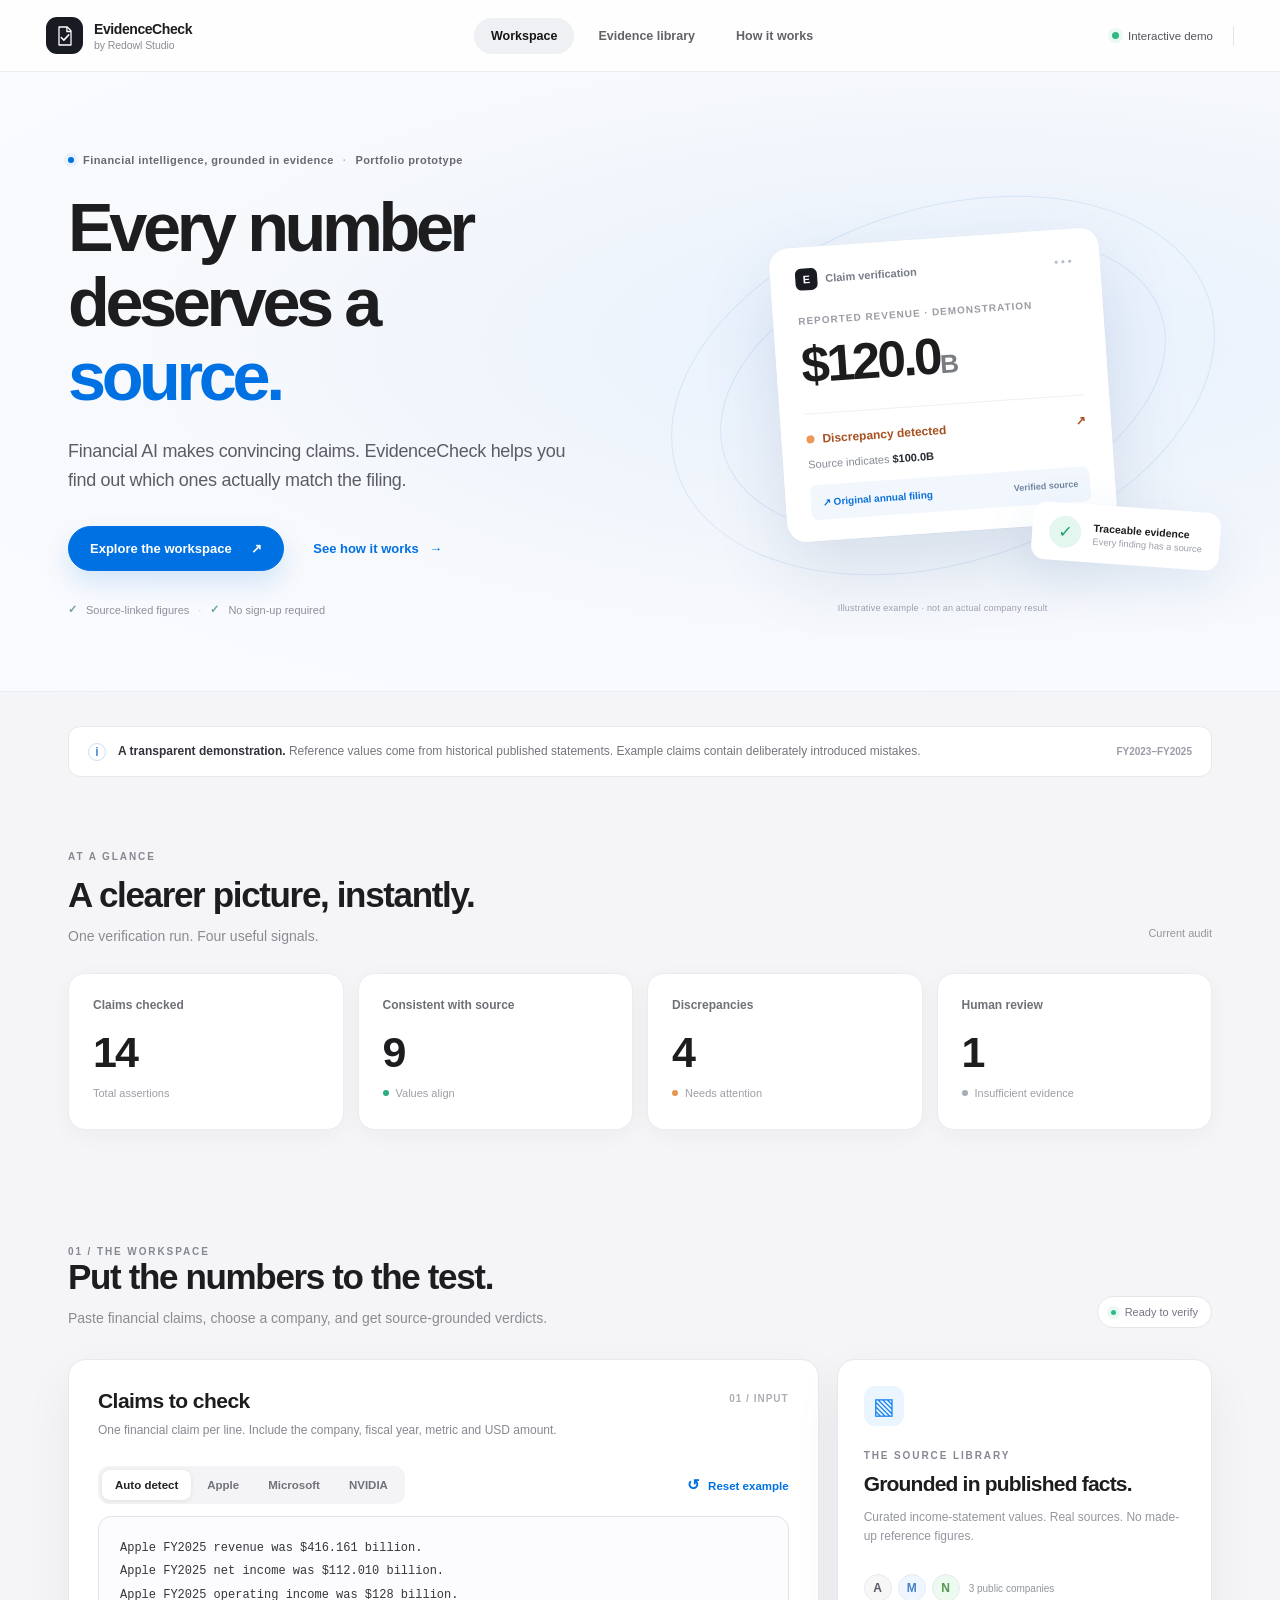
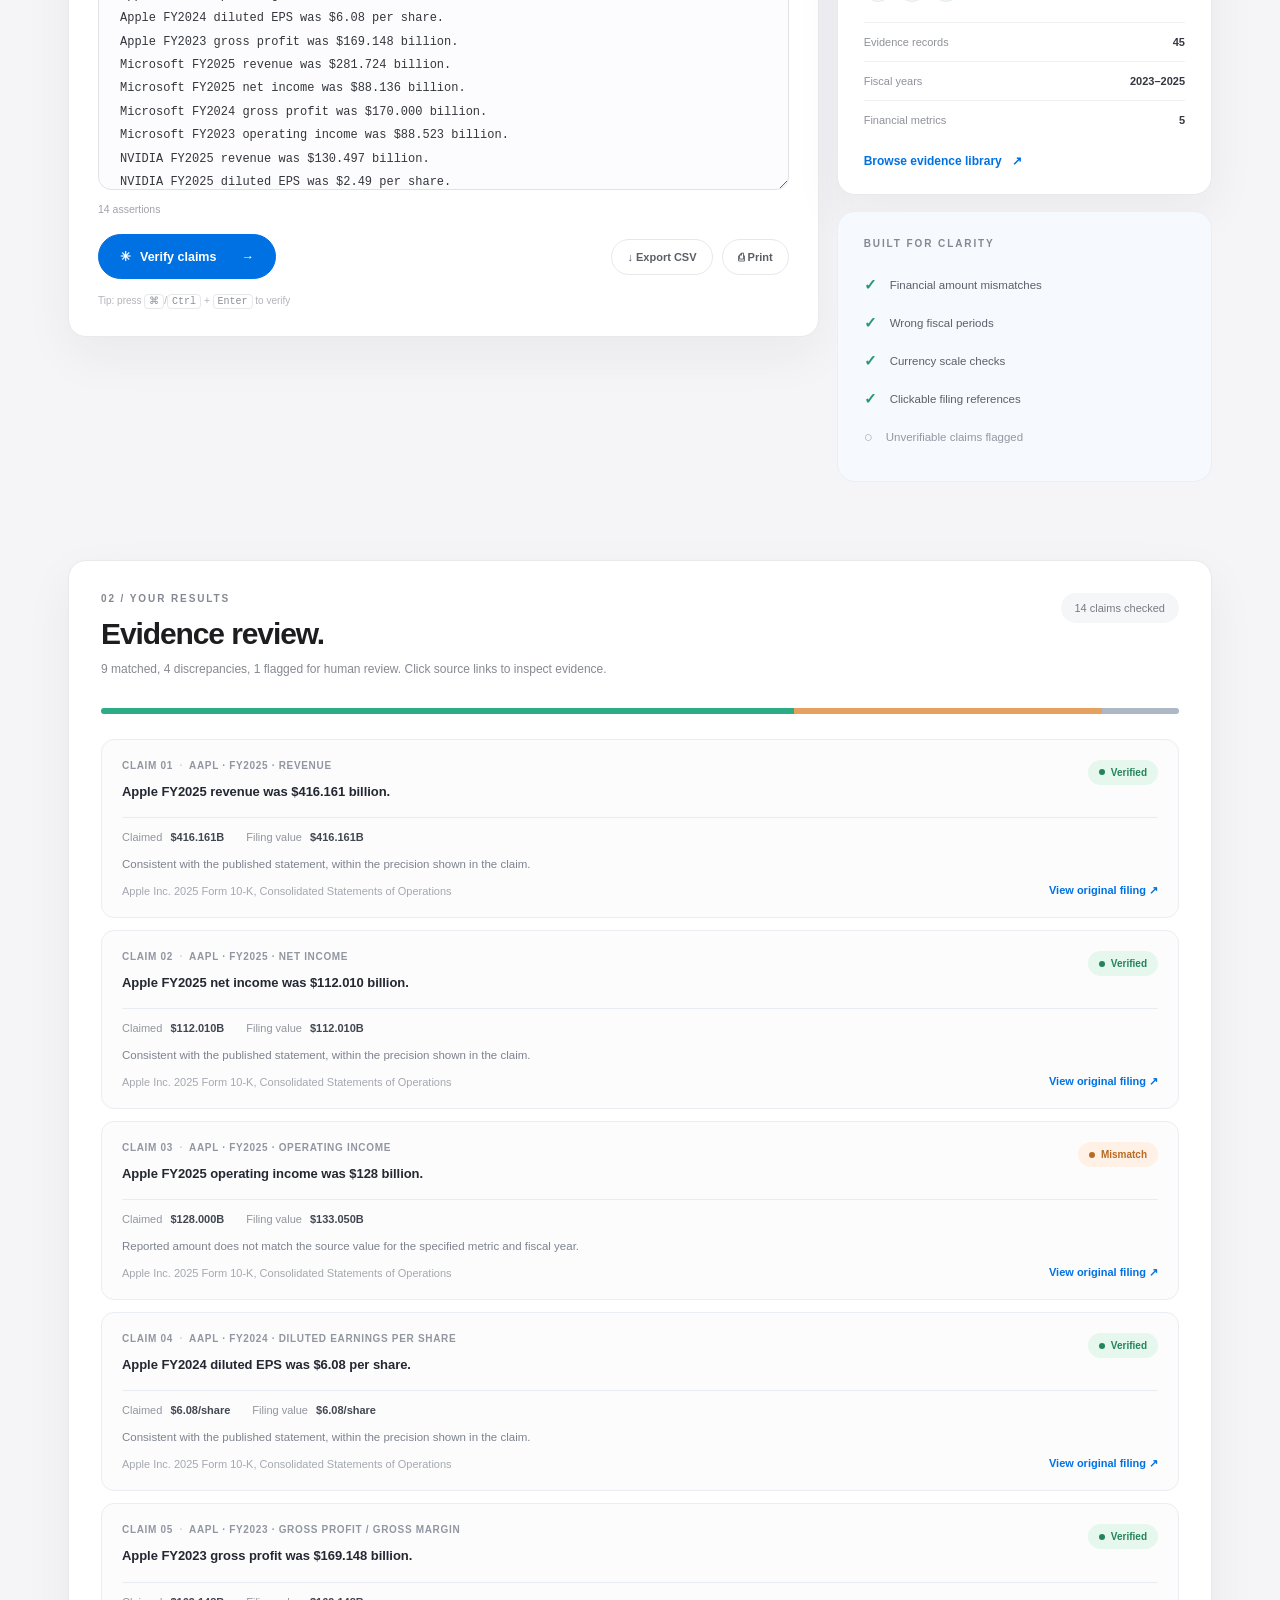
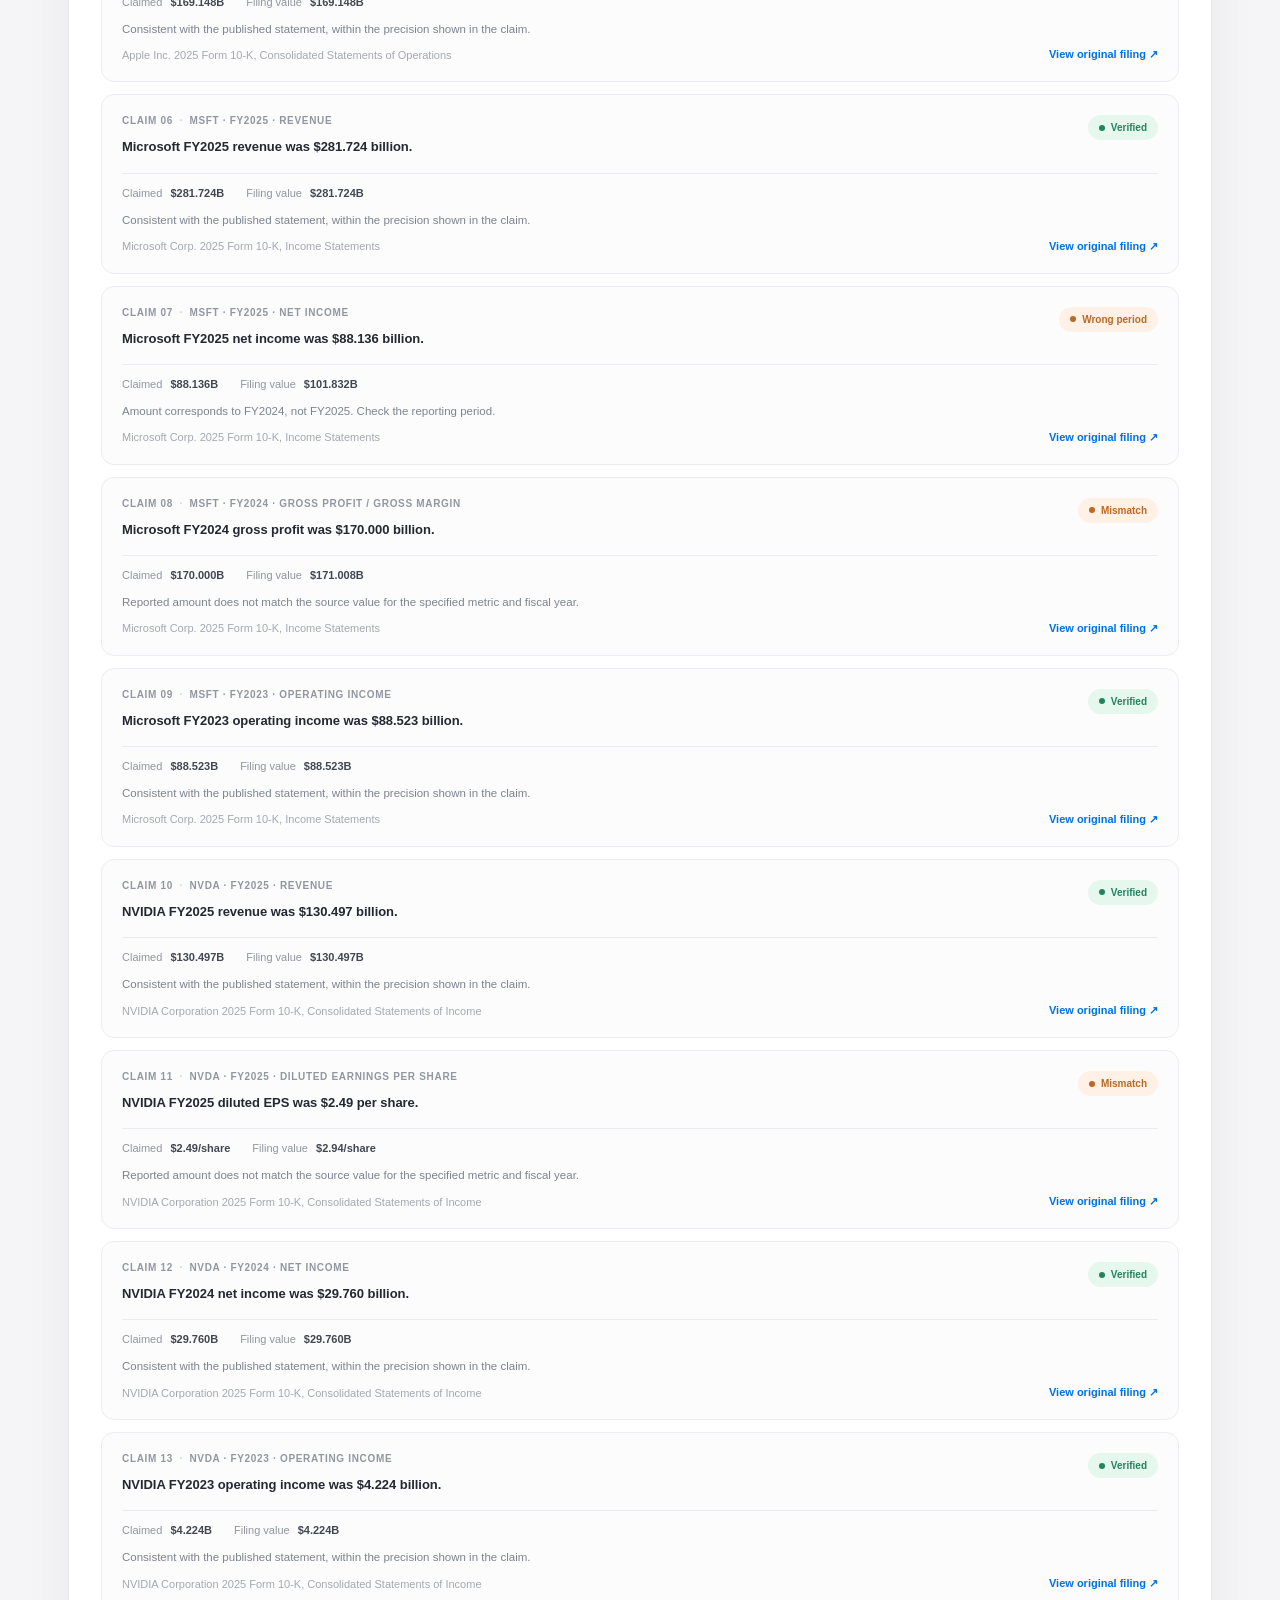
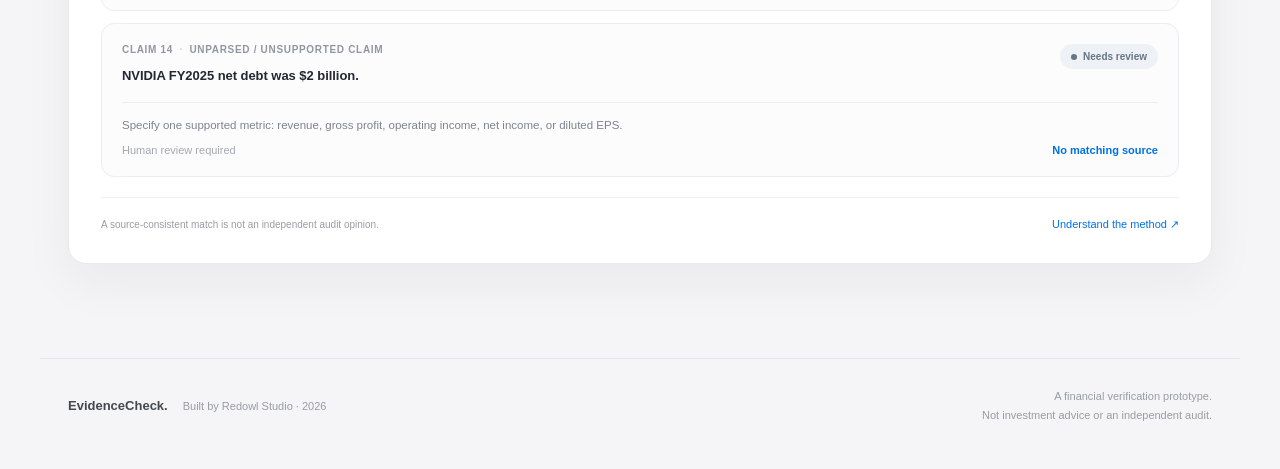
<file: index.html>
<!DOCTYPE html>
<html lang="en">
<head>
  <meta charset="utf-8" />
  <meta name="viewport" content="width=device-width, initial-scale=1" />
  <meta name="description" content="EvidenceCheck is a source-grounded financial claim verification prototype, by Redowl Studio." />
  <meta name="theme-color" content="#f5f5f7" />
  <title>EvidenceCheck — Every number deserves a source.</title>
  <style>:root{
  --bg:#f5f5f7;--paper:#fff;--ink:#1d1d1f;--muted:#6e6e73;--soft:#86868b;--hair:#e5e5e9;--blue:#0071e3;--deepblue:#0066cc;--pale:#e8f3ff;--green:#239a71;--amber:#ca7518;--shadow:0 18px 50px rgba(31,44,66,.055);--font:-apple-system,BlinkMacSystemFont,"SF Pro Display","SF Pro Text",Inter,"Helvetica Neue",Arial,sans-serif;
}
*{box-sizing:border-box}html{scroll-behavior:smooth}body{margin:0;background:var(--bg);color:var(--ink);font-family:var(--font);font-size:14px;-webkit-font-smoothing:antialiased;text-rendering:optimizeLegibility}
button,input,textarea,select{font:inherit}button{cursor:pointer}button:disabled{opacity:.37;cursor:not-allowed}a{color:inherit;text-decoration:none}a:hover{text-decoration:none}button:focus-visible,a:focus-visible,textarea:focus-visible,select:focus-visible{outline:3px solid #80bbf9;outline-offset:3px}
[hidden]{display:none!important}.sr-only{position:absolute!important;width:1px;height:1px;overflow:hidden;clip:rect(0,0,0,0);white-space:nowrap}
.site-header{height:72px;position:sticky;top:0;z-index:25;background:rgba(255,255,255,.88);backdrop-filter:saturate(180%) blur(22px);-webkit-backdrop-filter:saturate(180%) blur(22px);border-bottom:1px solid rgba(0,0,0,.065)}
.nav-container{max-width:1376px;height:100%;padding:0 46px;margin:auto;display:flex;align-items:center;gap:30px}
.brand{display:flex;align-items:center;gap:11px;flex-shrink:0}.brand-glyph{display:grid;place-items:center;color:#fff;background:#191b22;border-radius:11px;width:37px;height:37px}.brand-glyph svg{width:24px;height:24px}.brand-copy{display:grid;gap:2px}.brand-copy strong{font-size:14px;font-weight:690;letter-spacing:-.42px}.brand-copy small{font-size:10.5px;color:#8b8b91;letter-spacing:-.08px}
.sidebar-nav{display:flex;align-items:center;gap:7px;margin:auto}.nav-button{border:0;background:transparent;border-radius:25px;padding:11px 17px;color:#626267;font-size:12.5px;font-weight:560;white-space:nowrap;transition:background .2s,color .2s}.nav-button:hover{background:#f2f3f5;color:#111}.nav-button.active{background:#eff0f3;color:#151516;font-weight:650}
.top-actions{display:flex;align-items:center;gap:20px;font-size:11.5px;color:#53535a;white-space:nowrap}.top-indicator{display:flex;align-items:center;gap:9px}.pulse,.kicker-dot{display:inline-block;flex:none;width:7px;height:7px;background:#30ba83;border-radius:50%;box-shadow:0 0 0 4px rgba(48,186,131,.095)}.header-vline{width:1px;background:#e4e4e7;height:20px}.top-help:hover{color:var(--blue)}
.page{display:none}.page.active{display:block}.content-container{max-width:1200px;margin:auto;padding:0 28px}
.hero{min-height:530px;background:radial-gradient(ellipse at 76% 44%,#e7f1fe 0%,#f0f5fc 34%,#f7f9fc 60%,#fafbfe 100%);overflow:hidden;border-bottom:1px solid #e7edf5}.hero-inner{max-width:1200px;margin:auto;min-height:530px;padding:82px 28px 75px;display:grid;grid-template-columns:1.05fr .95fr;align-items:center;gap:10px}.hero-copy{position:relative;z-index:2}.hero-kicker{display:flex;align-items:center;gap:9px;color:#676972;font-size:11px;font-weight:650;letter-spacing:.45px}.hero-kicker .kicker-dot{background:var(--blue);box-shadow:0 0 0 4px #0071e310;width:6px;height:6px}.kicker-bullet{color:#b4b9c2}
h1,h2,h3,p{margin-top:0}.hero h1{font-size:clamp(55px,5.35vw,76px);font-weight:720;letter-spacing:-4.4px;line-height:1.09;margin:25px 0 22px;max-width:675px}.hero h1 span{color:var(--blue)}.hero-copy>p{font-size:18px;line-height:1.62;letter-spacing:-.28px;max-width:520px;color:#5b5d64;margin-bottom:31px}.hero-actions{display:flex;flex-wrap:wrap;gap:14px;align-items:center}.hero-primary{background:var(--blue);border:1px solid var(--blue);color:#fff;padding:14px 21px;border-radius:999px;font-size:13px;font-weight:670;box-shadow:0 12px 26px #0071e326;transition:background .2s,transform .2s}.hero-primary:hover,.primary-button:hover{background:var(--deepblue);transform:translateY(-1px)}.hero-primary span{margin-left:16px}.hero-secondary{background:transparent;border:0;padding:13px 15px;color:var(--blue);font-size:13px;font-weight:620}.hero-secondary:hover{text-decoration:underline}.hero-secondary span{margin-left:7px}.hero-meta{color:#8c8f9b;font-size:11px;margin-top:32px;display:flex;align-items:center;gap:9px}.meta-tick{color:#6a9f92;font-weight:800}.meta-separator{color:#c7ccd5}
.hero-visual{height:385px;position:relative;display:grid;place-items:center}.visual-orbit{position:absolute;border:1px solid rgba(90,150,220,.16);border-radius:50%;transform:rotate(-18deg)}.orbit-one{width:460px;height:275px}.orbit-two{width:560px;height:355px}.floating-card{width:330px;border-radius:19px;background:rgba(255,255,255,.98);box-shadow:0 30px 76px rgba(46,78,127,.14),0 0 0 1px #eef2f8;position:relative;padding:21px 25px 21px;transform:rotate(-4deg)}.floating-head{display:flex;align-items:center;gap:8px;color:#777b87;font-size:11px;font-weight:650}.mini-logo{background:#191b22;color:#fff;font-weight:700;width:22px;height:22px;border-radius:6px;display:grid;place-items:center;font-size:11px}.mini-dots{margin-left:auto;letter-spacing:3px;color:#b5bcc5}.floating-label{font-size:10px;letter-spacing:1px;color:#9b9ca4;font-weight:730;margin:25px 0 8px}.floating-value{font-size:51px;letter-spacing:-2.9px;font-weight:710;line-height:1.2}.floating-value span{font-size:26px;color:#7a7c83;letter-spacing:-1px}.floating-divider{height:1px;background:#edf0f4;margin:18px 0}.floating-result{display:flex;align-items:center;gap:8px;color:#a85020;font-weight:700;font-size:12px}.result-dot{background:#ed9859;width:8px;height:8px;border-radius:100%}.result-arrow{margin-left:auto}.floating-card p{font-size:11px;color:#878c95;margin:12px 0 15px}.floating-card p strong{color:#252a32}.mini-source{border-radius:7px;background:#f2f7fe;padding:12px;color:#0c71d8;font-size:10px;font-weight:650;display:flex;justify-content:space-between}.mini-source span{font-size:9px;color:#72859f}.floating-stamp{position:absolute;right:-8px;bottom:13px;display:flex;align-items:center;gap:12px;padding:13px 17px;border-radius:14px;background:#fff;box-shadow:0 15px 48px #507dbb21;z-index:1;transform:rotate(4deg)}.stamp-symbol{background:#e4f7ef;border-radius:100%;display:grid;place-items:center;color:#1ca271;width:32px;height:32px;font-size:17px}.floating-stamp strong,.floating-stamp small{display:block;white-space:nowrap}.floating-stamp strong{font-size:10.5px}.floating-stamp small{color:#9b9fa8;font-size:9.3px;margin-top:3px}.visual-caption{position:absolute;bottom:-35px;color:#9aa0ad;font-size:9px;letter-spacing:.2px}
.announcement{display:flex;gap:12px;align-items:center;background:#fff;border:1px solid #e7e8ea;border-radius:12px;margin:34px 0 74px;padding:15px 19px;color:#74767d}.announcement-icon{flex:none;display:grid;place-items:center;color:#4d89d4;border:1px solid #c9dff9;border-radius:50%;width:18px;height:18px;font-size:12px;font-weight:700;font-style:normal}.announcement p{margin:0;font-size:12px;line-height:1.55}.announcement strong{color:#31333a;font-weight:675}.announcement-tag{margin-left:auto;white-space:nowrap;font-size:10px;color:#9a9da6;font-weight:620}
.eyebrow,.section-overline{color:#858892;font-size:10px;letter-spacing:1.9px;font-weight:750}.section-title-row{display:flex;justify-content:space-between;align-items:flex-end;gap:20px;margin:13px 0 27px}.section-title-row h2{font-size:35px;font-weight:710;letter-spacing:-1.35px;line-height:1.17;margin:0 0 10px}.section-title-row p{margin:0;color:#8a8c94;font-size:14px;line-height:1.45}.overview-small{font-size:11px;color:#93969c;padding-bottom:7px}
.stats{display:grid;grid-template-columns:repeat(4,1fr);gap:14px}.stat-card{background:#fff;padding:24px 24px 22px;border:1px solid #ebecf0;border-radius:17px;min-height:157px;box-shadow:0 5px 22px #2a34400a}.stat-caption{font-size:12px;color:#6f7178;font-weight:600}.stat-number{font-size:43px;line-height:1.1;letter-spacing:-2px;font-weight:690;margin:17px 0 11px}.stat-foot{display:flex;align-items:center;gap:7px;font-size:11px;color:#9c9fa6}.stat-dot{width:6px;height:6px;border-radius:100%;display:inline-block}.stat-dot.green{background:#2bac82}.stat-dot.orange{background:#e59752}.stat-dot.gray{background:#a5adb7}
.workspace-section{padding-top:103px}.workspace-section-heading{margin-bottom:31px}.inline-badge{border:1px solid #e2e6eb;border-radius:999px;padding:9px 13px;display:inline-flex;align-items:center;gap:9px;font-size:11px;color:#727780;background:#fff;white-space:nowrap}.inline-badge .pulse{width:5px;height:5px}
.workspace-grid{display:grid;grid-template-columns:minmax(0,1.6fr) minmax(270px,.8fr);gap:18px;align-items:start}.panel,.side-panel{background:#fff;border:1px solid #e9e9ec;border-radius:18px;box-shadow:var(--shadow)}.composer{padding:29px}.panel-heading{display:flex;justify-content:space-between;gap:12px}.panel-heading h3{font-size:21px;letter-spacing:-.55px;margin:0 0 8px;font-weight:690}.panel-description{color:#868991;font-size:12px;line-height:1.65;margin:0;max-width:560px}.panel-status{font-size:10px;color:#acafb5;white-space:nowrap;letter-spacing:1px;font-weight:650;padding-top:4px}
.editor-tools{display:flex;align-items:center;justify-content:space-between;gap:10px;margin:25px 0 12px;flex-wrap:wrap}.pill-selector{display:flex;align-items:center;flex-wrap:wrap;gap:3px;background:#f4f4f6;border-radius:11px;padding:4px}.company-choice{background:none;border:0;border-radius:8px;color:#71737a;padding:9px 13px;font-size:11.5px;white-space:nowrap;font-weight:550;transition:background .2s,box-shadow .2s}.company-choice:hover{color:#171717}.company-choice.selected{background:#fff;box-shadow:0 1px 5px rgba(0,0,0,.09);color:#222;font-weight:650}.text-link{color:var(--blue);font-size:11.5px;font-weight:620;border:0;background:transparent;white-space:nowrap;padding:10px 0}.text-link:hover{text-decoration:underline}.text-link span{font-size:15px;margin-right:5px}
.textarea-wrap{border:1px solid #dfe3e9;border-radius:13px;overflow:hidden;background:#fcfcfe;transition:border-color .2s,box-shadow .2s}.textarea-wrap:focus-within{border-color:#74aff1;box-shadow:0 0 0 4px #0071e30c}.composer textarea{display:block;width:100%;min-height:272px;resize:vertical;border:0;background:transparent;padding:20px 21px;color:#33363c;font-family:ui-monospace,"SFMono-Regular",SFMono-Regular,Menlo,Monaco,Consolas,monospace;font-size:12px;line-height:1.95;outline:0;box-shadow:none!important}.composer textarea::placeholder{color:#abaeb7}.editor-bottom{display:flex;align-items:center;justify-content:space-between;margin:13px 0 19px;color:#a0a2a9;font-size:10.5px}.upload-link{color:var(--blue);font-size:11px;font-weight:590;cursor:pointer}.upload-link:hover{text-decoration:underline}.upload-link span{font-size:15px;margin-right:3px}#upload-file{position:absolute;opacity:0;width:1px;height:1px;pointer-events:none}.action-strip{display:flex;align-items:center;justify-content:space-between;gap:10px;flex-wrap:wrap}.primary-button{border:1px solid var(--blue);background:var(--blue);color:#fff;padding:14px 21px;border-radius:999px;display:flex;align-items:center;gap:9px;font-size:12.5px;font-weight:660;transition:background .2s,transform .2s}.button-arrow{margin-left:16px}.action-secondary{display:flex;gap:9px}.secondary-button{border:1px solid #e6e8eb;background:#fff;padding:11px 15px;border-radius:999px;color:#5a5e65;font-weight:620;font-size:11px}.secondary-button:hover:not(:disabled){background:#f6f7f9}.keyboard-hint{margin-top:16px;color:#b4b4ba;font-size:10px}.keyboard-hint kbd{border:1px solid #e7e8ec;border-radius:4px;padding:1px 4px;color:#8d9098}.error-box{margin-top:14px;background:#fff2ee;border:1px solid #f4d7d0;padding:13px;color:#b54124;border-radius:9px;font-size:12px}
.right-rail{display:grid;gap:16px}.side-panel{padding:26px}.side-card-icon{color:#1682ef;background:#eaf5ff;border-radius:11px;width:40px;height:40px;display:grid;place-items:center;font-size:23px;margin-bottom:24px}.side-panel h3{font-weight:700;letter-spacing:-.8px;line-height:1.25;font-size:21px;margin:10px 0}.side-panel>p{font-size:12px;line-height:1.65;color:#93969d;margin:0}.company-bubble-row{display:flex;align-items:center;gap:6px;margin:27px 0 20px}.co-bubble{width:28px;height:28px;border-radius:50%;display:grid;place-items:center;font-size:12px;font-weight:750;border:1px solid #e6ebf2}.co-bubble.apple{background:#f7f7f8;color:#585b65}.co-bubble.microsoft{background:#f0f6ff;color:#4485c7}.co-bubble.nvidia{background:#edfaef;color:#53984c}.coverage-label{font-size:10px;color:#91959e;margin-left:3px}.rail-row{border-top:1px solid #eff0f2;padding:13px 0;display:flex;justify-content:space-between;color:#8f9299;font-size:11px}.rail-row strong{color:#353840;font-size:11px;font-weight:650}.rail-action{border:0;background:transparent;padding:15px 0 0;color:var(--blue);font-size:12px;font-weight:650}.rail-action:hover{text-decoration:underline}.rail-action span{padding-left:7px}.note-panel{background:#f6f9fd;border-color:#e9eff7;box-shadow:none}.note-panel .section-overline{margin-bottom:17px}.check-row{display:flex;align-items:center;gap:13px;padding:10px 0;color:#5b606a;font-size:11.5px}.check-row span{color:#279877;font-size:15px;font-weight:670}.check-row.muted{color:#9398a2}.check-row.muted span{color:#a7b0bf}
.results{margin:78px 0 94px;padding:32px}.results-top{display:flex;align-items:start;justify-content:space-between;gap:15px;margin-bottom:28px}.results-top h2{font-size:30px;letter-spacing:-1.1px;margin:13px 0 9px}.record-count{font-size:11px;color:#777b82;padding:9px 14px;background:#f5f6f8;border-radius:999px;white-space:nowrap}.outcome-bar{height:6px;border-radius:999px;display:flex;overflow:hidden;margin:0 0 25px;background:#f0f1f4}.outcome-bar>div{transition:width .25s}#bar-match{background:#2cac84}#bar-issues{background:#e6a060}#bar-review{background:#aeb7c5}.result-list{display:grid;gap:12px}.result-item{padding:20px;border:1px solid #eaedf2;border-radius:13px;background:#fcfcfd;transition:border-color .2s,box-shadow .2s}.result-item:hover{border-color:#d7e3f4;box-shadow:0 8px 24px #17436b0b}.result-main{display:flex;align-items:flex-start;justify-content:space-between;gap:20px}.result-left{min-width:0;flex:1}.claim-id{color:#9196a1;text-transform:uppercase;font-size:10px;font-weight:700;letter-spacing:.68px;margin:0 0 11px}.claim-id span{color:#cbd0d7;margin:0 3px}.claim-content{color:#252832;font-size:13px;line-height:1.55;font-weight:600;letter-spacing:-.05px;word-break:break-word;margin:0}.status-pill{display:inline-flex;align-items:center;gap:6px;flex:none;padding:7px 11px;border-radius:999px;font-size:10px;font-weight:730;white-space:nowrap}.status-pill:before{content:'';display:inline-block;width:6px;height:6px;border-radius:50%;background:currentColor}.status-pill.match{background:#e6f7ee;color:#23845a}.status-pill.mismatch,.status-pill.wrong_period{background:#fff1e5;color:#b96a24}.status-pill.needs_review,.status-pill.missing_evidence{background:#eef1f6;color:#677587}.result-details{margin-top:15px;padding-top:13px;border-top:1px solid #e9ecf1}.verified-pair{display:flex;gap:22px;flex-wrap:wrap;margin-bottom:12px}.verified-pair>span{color:#91959e;font-size:11px}.verified-pair strong{font-weight:710;color:#414751;margin-left:5px}.result-reason{color:#7d838e;font-size:11.5px;line-height:1.65;margin-bottom:10px}.result-source{display:flex;align-items:center;justify-content:space-between;gap:14px;font-size:11px;color:#a5a8b0}.source-link{color:var(--blue);font-size:11px;white-space:nowrap;font-weight:620}.source-link:hover{text-decoration:underline}.empty-state{display:grid;justify-items:center;gap:10px;padding:62px 10px;color:#999da7;text-align:center;font-size:12px}.empty-state strong{font-size:15px;color:#343940}.empty-symbol{border:1px solid #e1edfc;background:#f4f9ff;border-radius:50%;height:53px;width:53px;display:grid;place-items:center;color:#1986e8;font-size:23px;margin-bottom:9px}.results-footer{display:flex;align-items:center;justify-content:space-between;gap:13px;border-top:1px solid #edf0f3;padding-top:20px;margin-top:20px;color:#999da4;font-size:10px}.results-footer a{color:var(--blue);font-size:11px}
.subpage-hero{background:radial-gradient(ellipse at 75% 40%,#eaf2ff 0%,#f5f8fd 45%,#fafbfd 100%);padding:92px max(28px,calc((100% - 1144px)/2)) 87px;border-bottom:1px solid #e7edf6}.subpage-kicker{font-size:11px;font-weight:710;letter-spacing:1.5px;color:var(--blue);margin-bottom:20px}.subpage-hero h1{font-size:clamp(45px,5.9vw,67px);line-height:1.14;letter-spacing:-3.2px;margin:0 0 24px}.subpage-hero h1 span{color:var(--blue)}.subpage-hero p{font-size:17px;line-height:1.65;color:#707782;max-width:610px}.subpage-note{display:inline-block;border:1px solid #dae4f2;border-radius:999px;padding:9px 12px;color:#8e9aaa;background:#ffffff99;font-size:10px}.library-content,.method-content{padding-top:72px;padding-bottom:108px}.library-card{overflow:hidden}.library-filters{display:flex;align-items:end;flex-wrap:wrap;gap:19px;padding:27px;border-bottom:1px solid #ededf0}.library-filters label{display:grid;gap:10px;font-weight:650;color:#747982;font-size:11px;min-width:140px}.library-filters select{appearance:none;background:#f8f9fb url("data:image/svg+xml,%3Csvg xmlns='http://www.w3.org/2000/svg' width='12' height='12' viewBox='0 0 24 24' fill='none' stroke='%23868a93' stroke-width='2'%3E%3Cpath d='m6 9 6 6 6-6'/%3E%3C/svg%3E") no-repeat right 12px center;border:1px solid #e5e8ed;border-radius:9px;padding:12px 34px 12px 13px;color:#333843;font-size:12px}.filter-count{margin-left:auto;padding-bottom:13px;color:#9da1a9;font-size:11px}.table-scroll{overflow-x:auto}.facts-table{border-collapse:collapse;width:100%;font-size:12px;text-align:left}.facts-table th{padding:18px 25px;background:#fafafb;color:#a3a6ad;font-size:9px;letter-spacing:1.1px;font-weight:720;white-space:nowrap}.facts-table td{padding:18px 25px;border-top:1px solid #f0f0f2;color:#535964;white-space:nowrap}.facts-table td:nth-child(4){font-weight:700;color:#252832}.facts-table a{color:var(--blue);font-weight:600}.facts-table tbody tr:hover{background:#fbfcfe}.ticker-pill{padding:4px 6px;border-radius:5px;background:#f1f3f7;color:#7f8898;font-size:9px;margin-left:7px}.method-grid{display:grid;grid-template-columns:repeat(2,1fr);gap:16px}.method-card{background:#fff;border:1px solid #ebecf0;border-radius:16px;padding:33px;min-height:205px}.step-count{display:block;font-size:13px;font-weight:750;color:var(--blue);letter-spacing:.5px;margin-bottom:34px}.method-card h3{font-size:21px;letter-spacing:-.7px;margin:0 0 12px}.method-card p{font-size:12px;color:#898d97;line-height:1.8;margin:0}.limit-panel,.links-panel{margin-top:25px;padding:34px}.limit-panel h2{margin:14px 0;font-size:26px;letter-spacing:-.8px}.limit-panel p{max-width:850px;color:#787f8b;font-size:13px;line-height:1.85}.limit-panel .mini-note{margin-bottom:0;color:#9299a4}.links-panel{display:flex;flex-wrap:wrap;gap:15px 25px;align-items:center}.links-panel .section-overline{width:100%}.links-panel a{color:var(--blue);font-size:12px;font-weight:600}
.app-footer{max-width:1200px;border-top:1px solid #e4e7eb;margin:0 auto;padding:28px 28px 45px;display:flex;align-items:center;justify-content:space-between;color:#989ca4;font-size:11px;gap:20px}.app-footer>div{display:flex;align-items:center;gap:15px}.app-footer strong{color:#444850;font-size:13px}.app-footer p{margin:0;line-height:1.65;text-align:right}
@media(max-width:1100px){.nav-container{padding:0 25px}.top-indicator{display:none}.header-vline{display:none}.hero h1{font-size:59px;letter-spacing:-3.3px}.floating-stamp{right:-3px}.workspace-grid{grid-template-columns:minmax(0,1.4fr) minmax(250px,.75fr)}.composer{padding:22px}.side-panel{padding:22px}.primary-button{padding:12px 16px}}
@media(max-width:850px){.hero-inner{padding-top:75px;grid-template-columns:1fr 0.72fr;gap:0}.hero h1{font-size:49px;letter-spacing:-2.9px}.hero-copy>p{font-size:15px}.floating-card{transform:rotate(-5deg) scale(.84)}.floating-stamp{transform:rotate(4deg) scale(.81);right:-40px}.stats{grid-template-columns:repeat(2,1fr)}.workspace-grid{grid-template-columns:1fr}.right-rail{grid-template-columns:1fr 1fr}.section-title-row h2{font-size:30px}}
@media(max-width:650px){.site-header{height:auto;min-height:62px;position:sticky}.nav-container{padding:9px 18px 10px;flex-wrap:wrap;gap:8px 12px}.brand-glyph{width:32px;height:32px}.brand-glyph svg{width:20px}.brand-copy strong{font-size:13px}.brand-copy small{font-size:9px}.top-actions{margin-left:auto;font-size:10px}.sidebar-nav{width:100%;justify-content:space-between;order:3;margin:7px 0 0;gap:2px}.nav-button{font-size:11px;padding:10px 12px;flex:1}.hero{min-height:unset}.hero-inner{padding:74px 22px 60px;display:block;min-height:unset}.hero-kicker{font-size:10px;letter-spacing:.08px;gap:6px;line-height:1.5}.hero h1{font-size:clamp(46px,10.6vw,61px);letter-spacing:-2.9px;margin:20px 0}.hero-copy>p{font-size:15px;max-width:480px}.hero-actions{gap:4px}.hero-primary{padding:13px 17px}.hero-secondary{padding:12px}.hero-meta{margin-top:22px}.hero-visual{height:290px;margin:27px 0 0}.floating-card{transform:rotate(-4deg) scale(.84)}.visual-orbit.orbit-one{width:330px;height:210px}.visual-orbit.orbit-two{width:410px;height:270px}.floating-stamp{right:2px;bottom:9px;transform:rotate(4deg) scale(.77)}.visual-caption{bottom:-7px}.content-container{padding:0 17px}.announcement{margin:23px 0 58px;align-items:flex-start;padding:13px}.announcement-tag{display:none}.section-title-row h2{font-size:29px}.section-title-row p{font-size:12px}.overview-small{display:none}.stats{gap:9px}.stat-card{padding:18px;min-height:145px}.stat-number{font-size:38px}.stat-caption{font-size:10.5px}.workspace-section{padding-top:82px}.workspace-section-heading{display:block}.inline-badge{margin-top:20px}.composer{padding:19px}.panel-heading h3{font-size:18px}.panel-description{font-size:11.5px}.panel-status{font-size:8px}.pill-selector{width:100%;justify-content:space-between}.company-choice{padding:9px 7px;font-size:10px}.editor-tools{margin-top:20px}.composer textarea{min-height:230px;padding:13px;font-size:11px}.action-strip{align-items:stretch}.primary-button{width:100%;justify-content:center}.action-secondary{width:100%}.secondary-button{flex:1}.right-rail{grid-template-columns:1fr}.results{padding:19px;margin:60px 0 75px}.results-top{display:block}.results-top h2{font-size:25px}.record-count{display:inline-flex;margin-top:14px}.result-main{flex-direction:column;gap:12px}.result-source{align-items:flex-start;flex-direction:column;gap:7px}.results-footer{display:block}.results-footer a{display:block;margin-top:9px}.subpage-hero{padding:72px 22px 68px}.subpage-hero h1{font-size:48px;letter-spacing:-2.3px}.subpage-hero p{font-size:14px}.library-content,.method-content{padding-top:60px}.library-filters{padding:20px;gap:14px}.library-filters label{flex:1;min-width:132px}.filter-count{margin:0;padding:0;width:100%}.facts-table th,.facts-table td{padding:15px}.method-grid{grid-template-columns:1fr}.method-card{padding:26px;min-height:auto}.step-count{margin-bottom:20px}.limit-panel,.links-panel{padding:23px}.limit-panel h2{font-size:23px}.app-footer{margin:0 17px;padding:25px 0 30px;display:block}.app-footer p{text-align:left;margin-top:15px}.app-footer>div{gap:9px}}
@media(prefers-reduced-motion:reduce){*,*:before,*:after{scroll-behavior:auto!important;transition:none!important;animation:none!important}}
@media print{body{background:#fff;color:#111}.site-header,.hero,.overview,.workspace-section,.announcement,.app-footer,.results-footer,.subpage-hero,.library-content,.method-content{display:none!important}.page:not(.active){display:none!important}.content-container{max-width:100%;padding:0}.results{border:0;box-shadow:none;margin:0;padding:0}.results:before{content:'EvidenceCheck — Financial verification report';font-size:22px;font-weight:750;display:block;margin-bottom:14px}.result-item{box-shadow:none!important;border:1px solid #ccc;break-inside:avoid}.results-top{margin-bottom:10px}}
.loading-spinner{display:inline-flex;justify-content:center;align-items:center;animation:loading-spin .8s linear infinite;font-size:16px}@keyframes loading-spin{to{transform:rotate(360deg)}}
.workspace-section,.results{scroll-margin-top:105px}
@media(max-width:650px){.workspace-section,.results{scroll-margin-top:140px}}

.upload-link{display:none!important}.top-help{display:none!important}
</style>
</head>
<body>
<div class="shell">
  <header class="site-header">
    <div class="nav-container">
      <a class="brand" href="/" aria-label="EvidenceCheck home">
        <div class="brand-glyph" aria-hidden="true"><svg viewBox="0 0 32 32" fill="none"><path d="M8 4h11l5 5v19H8z" stroke="currentColor" stroke-width="1.7" stroke-linejoin="round"/><path d="M18.5 4v6h5.5" stroke="currentColor" stroke-width="1.7"/><path d="m11 18 3.5 3.5 6.5-7" stroke="currentColor" stroke-width="2" stroke-linecap="round" stroke-linejoin="round"/></svg></div>
        <span class="brand-copy"><strong>EvidenceCheck</strong><small>by Redowl Studio</small></span>
      </a>
      <nav class="sidebar-nav" aria-label="Main navigation">
        <button class="nav-button active" data-nav="workbench" type="button">Workspace</button>
        <button class="nav-button" data-nav="library" type="button">Evidence library</button>
        <button class="nav-button" data-nav="method" type="button">How it works</button>
      </nav>
      <div class="top-actions"><span class="top-indicator"><span class="pulse"></span>Interactive demo</span><span class="header-vline"></span><a class="top-help" href="https://www.sec.gov/about/developer-resources" target="_blank" rel="noopener">SEC sources <span aria-hidden="true">↗</span></a></div>
    </div>
    <span id="crumb" class="sr-only">Workspace</span>
  </header>

  <main class="main-content">
    <div id="workbench" class="page active">
      <section class="hero" aria-labelledby="hero-title">
        <div class="hero-inner">
          <div class="hero-copy">
            <div class="hero-kicker"><span class="kicker-dot"></span> Financial intelligence, grounded in evidence <span class="kicker-bullet">·</span> Portfolio prototype</div>
            <h1 id="hero-title">Every number<br />deserves a<br /><span>source.</span></h1>
            <p>Financial AI makes convincing claims. EvidenceCheck helps you find out which ones actually match the filing.</p>
            <div class="hero-actions"><button class="hero-primary" id="hero-try-sample" type="button">Explore the workspace <span aria-hidden="true">↗</span></button><button id="view-method" class="hero-secondary" type="button">See how it works <span aria-hidden="true">→</span></button></div>
            <div class="hero-meta"><span class="meta-tick">✓</span> Source-linked figures <span class="meta-separator">·</span> <span class="meta-tick">✓</span> No sign-up required</div>
          </div>
          <div class="hero-visual" aria-label="Illustration of a financial claim being checked against a source">
            <div class="visual-orbit orbit-one"></div><div class="visual-orbit orbit-two"></div>
            <div class="floating-card main-floating">
              <div class="floating-head"><span class="mini-logo">E</span><span>Claim verification</span><span class="mini-dots">•••</span></div>
              <div class="floating-label">REPORTED REVENUE · DEMONSTRATION</div>
              <div class="floating-value">$120.0<span>B</span></div>
              <div class="floating-divider"></div>
              <div class="floating-result"><span class="result-dot"></span><span>Discrepancy detected</span><span class="result-arrow">↗</span></div>
              <p>Source indicates <strong>$100.0B</strong></p>
              <div class="mini-source">↗ Original annual filing <span>Verified source</span></div>
            </div>
            <div class="floating-stamp"><span class="stamp-symbol">✓</span><span><strong>Traceable evidence</strong><small>Every finding has a source</small></span></div>
            <div class="visual-caption">Illustrative example · not an actual company result</div>
          </div>
        </div>
      </section>

      <div class="content-container">
        <div class="announcement"><span class="announcement-icon" aria-hidden="true">i</span><p><strong>A transparent demonstration.</strong> Reference values come from historical published statements. Example claims contain deliberately introduced mistakes.</p><span class="announcement-tag">FY2023–FY2025</span></div>

        <section class="overview" aria-labelledby="overview-title">
          <div class="eyebrow">AT A GLANCE</div>
          <div class="section-title-row"><div><h2 id="overview-title">A clearer picture, instantly.</h2><p>One verification run. Four useful signals.</p></div><span class="overview-small">Current audit</span></div>
          <div class="stats" aria-label="Audit statistics" aria-live="polite">
            <div class="stat-card"><div class="stat-caption">Claims checked</div><div class="stat-number" id="stat-total">—</div><div class="stat-foot">Total assertions</div></div>
            <div class="stat-card"><div class="stat-caption">Consistent with source</div><div class="stat-number" id="stat-match">—</div><div class="stat-foot"><span class="stat-dot green"></span>Values align</div></div>
            <div class="stat-card"><div class="stat-caption">Discrepancies</div><div class="stat-number" id="stat-issues">—</div><div class="stat-foot"><span class="stat-dot orange"></span>Needs attention</div></div>
            <div class="stat-card"><div class="stat-caption">Human review</div><div class="stat-number" id="stat-review">—</div><div class="stat-foot"><span class="stat-dot gray"></span>Insufficient evidence</div></div>
          </div>
        </section>

        <section class="workspace-section" id="audit-workspace">
          <div class="section-title-row workspace-section-heading"><div><div class="eyebrow">01 / THE WORKSPACE</div><h2>Put the numbers to the test.</h2><p>Paste financial claims, choose a company, and get source-grounded verdicts.</p></div><div class="inline-badge"><span class="pulse"></span> Ready to verify</div></div>
          <div class="workspace-grid">
            <section class="panel composer" aria-label="Claims to audit">
              <div class="panel-heading"><div><h3>Claims to check</h3><div class="panel-description">One financial claim per line. Include the company, fiscal year, metric and USD amount.</div></div><span class="panel-status">01 / INPUT</span></div>
              <div class="editor-tools"><div class="pill-selector" role="group" aria-label="Company context"><button class="company-choice selected" data-company="" type="button">Auto detect</button><button class="company-choice" data-company="AAPL" type="button">Apple</button><button class="company-choice" data-company="MSFT" type="button">Microsoft</button><button class="company-choice" data-company="NVDA" type="button">NVIDIA</button></div><button class="text-link" id="reset-demo" type="button"><span aria-hidden="true">↺</span> Reset example</button></div>
              <div class="textarea-wrap"><label class="sr-only" for="claim-input">Financial claims to verify</label><textarea id="claim-input" spellcheck="false" placeholder="Apple FY2025 revenue was $416.161 billion.&#10;Microsoft FY2024 net income was $88.136 billion."></textarea></div>
              <div class="editor-bottom"><span id="line-count">0 assertions</span><label class="upload-link" for="upload-file"><span aria-hidden="true">↑</span> Import PDF or TXT<input type="file" accept=".pdf,.txt" id="upload-file" /></label></div>
              <div class="action-strip"><button class="primary-button" id="run-audit" type="button"><span aria-hidden="true">✳</span> Verify claims <span class="button-arrow">→</span></button><div class="action-secondary"><button id="download-csv" class="secondary-button" type="button" disabled>↓ Export CSV</button><button id="print-report" class="secondary-button" type="button" disabled>⎙ Print</button></div></div>
              <div class="keyboard-hint">Tip: press <kbd>⌘</kbd>/<kbd>Ctrl</kbd> + <kbd>Enter</kbd> to verify</div>
              <div id="error-box" class="error-box" hidden role="alert"></div>
            </section>
            <aside class="right-rail" aria-label="Evidence coverage and capabilities">
              <section class="side-panel"><div class="side-card-icon" aria-hidden="true">▧</div><div class="section-overline">THE SOURCE LIBRARY</div><h3>Grounded in published facts.</h3><p>Curated income-statement values. Real sources. No made-up reference figures.</p><div class="company-bubble-row"><span class="co-bubble apple" title="Apple">A</span><span class="co-bubble microsoft" title="Microsoft">M</span><span class="co-bubble nvidia" title="NVIDIA">N</span><span class="coverage-label">3 public companies</span></div><div class="rail-row"><span>Evidence records</span><strong>45</strong></div><div class="rail-row"><span>Fiscal years</span><strong>2023–2025</strong></div><div class="rail-row"><span>Financial metrics</span><strong>5</strong></div><button id="open-library" class="rail-action" type="button">Browse evidence library <span aria-hidden="true">↗</span></button></section>
              <section class="side-panel note-panel"><div class="section-overline">BUILT FOR CLARITY</div><div class="check-row"><span>✓</span> Financial amount mismatches</div><div class="check-row"><span>✓</span> Wrong fiscal periods</div><div class="check-row"><span>✓</span> Currency scale checks</div><div class="check-row"><span>✓</span> Clickable filing references</div><div class="check-row muted"><span>○</span> Unverifiable claims flagged</div></section>
            </aside>
          </div>
        </section>

        <section class="results panel" id="results-section">
          <div class="results-top"><div><div class="eyebrow">02 / YOUR RESULTS</div><h2>Evidence review.</h2><p class="panel-description" id="result-helper">Run a check to see line-by-line verdicts and source citations.</p></div><span id="report-count" class="record-count">No audit yet</span></div>
          <div id="outcome-bar" class="outcome-bar" hidden aria-label="Composition of verification outcomes"><div id="bar-match"></div><div id="bar-issues"></div><div id="bar-review"></div></div>
          <div id="results-container" aria-live="polite"><div class="empty-state"><div class="empty-symbol">✓</div><strong>Your evidence will appear here.</strong><span>Load the example or paste your own financial assertions.</span></div></div>
          <div class="results-footer" id="results-footer" hidden><span>A source-consistent match is not an independent audit opinion.</span><a href="#" id="source-guide">Understand the method <span aria-hidden="true">↗</span></a></div>
        </section>
      </div>
    </div>

    <div id="library" class="page">
      <section class="subpage-hero"><div class="subpage-kicker">EVIDENCE / DATA LIBRARY</div><h1>Know the source.<br/><span>Trust the result.</span></h1><p>45 historical financial facts, linked directly to published annual filings. Explore the evidence behind every supported check.</p><span class="subpage-note">Historic snapshot, not a live market-data feed.</span></section>
      <div class="content-container library-content"><div class="section-title-row"><div><div class="eyebrow">THE REFERENCE DATA</div><h2>A transparent foundation.</h2><p>Filter by company, year, or metric.</p></div><span class="inline-badge"><span class="pulse"></span> 45 source records</span></div>
        <div class="panel library-card"><div class="library-filters"><label for="filter-company">Company<select id="filter-company"><option value="">All companies</option><option value="AAPL">Apple</option><option value="MSFT">Microsoft</option><option value="NVDA">NVIDIA</option></select></label><label for="filter-year">Fiscal year<select id="filter-year"><option value="">All years</option><option>2025</option><option>2024</option><option>2023</option></select></label><label for="filter-metric">Metric<select id="filter-metric"><option value="">All metrics</option><option value="revenue">Revenue</option><option value="gross_profit">Gross profit</option><option value="operating_income">Operating income</option><option value="net_income">Net income</option><option value="diluted_eps">Diluted EPS</option></select></label><div class="filter-count" id="filter-count">45 records</div></div><div class="table-scroll"><table class="facts-table"><thead><tr><th>COMPANY</th><th>YEAR</th><th>METRIC</th><th>VALUE</th><th>ORIGINAL SOURCE</th></tr></thead><tbody id="facts-body"></tbody></table></div></div>
      </div>
    </div>

    <div id="method" class="page">
      <section class="subpage-hero method-hero"><div class="subpage-kicker">THE METHODOLOGY</div><h1>Evidence first.<br/><span>Always.</span></h1><p>Designed to show not just what matches, but why. And just as importantly, what remains uncertain.</p></section>
      <div class="content-container method-content"><div class="eyebrow">OUR PROCESS</div><div class="section-title-row"><div><h2>Four simple steps.</h2><p>A repeatable process, with a link back to the source.</p></div></div>
        <div class="method-grid"><article class="method-card"><span class="step-count">01</span><h3>Read the claim.</h3><p>Identify one company, fiscal year, supported metric and USD amount. Ambiguous language is flagged rather than guessed.</p></article><article class="method-card"><span class="step-count">02</span><h3>Find the evidence.</h3><p>Locate the matching financial figure in a curated, source-linked reference record.</p></article><article class="method-card"><span class="step-count">03</span><h3>Compare precisely.</h3><p>Normalize millions and billions, account for stated rounding precision, and detect mismatched fiscal years.</p></article><article class="method-card"><span class="step-count">04</span><h3>Explain the outcome.</h3><p>Display the source, expected value and comparison, or a clear reason human review is required.</p></article></div>
        <div class="panel limit-panel"><div class="section-overline">HONEST ABOUT THE LIMITS</div><h2>Transparency is part of accuracy.</h2><p>EvidenceCheck is a functional portfolio prototype, not an accounting audit, investment advice or a general AI-accuracy benchmark. Today it supports only Apple, Microsoft and NVIDIA; five standard metrics; and a curated FY2023–FY2025 snapshot. Historical figures were manually collected from published filings. The prototype does not automatically retrieve filings, reconcile private documents, or certify a model's broader financial accuracy. Unsupported cases are flagged for human review.</p><p class="mini-note">Production extensions could include live SEC companyfacts/XBRL ingestion, citation-level document extraction, authenticated workspaces, broader evaluation tests and human-review approval flows.</p></div>
        <div class="panel links-panel"><div class="section-overline">PUBLIC SOURCES</div><a href="https://www.sec.gov/about/developer-resources" target="_blank" rel="noopener">SEC developer resources ↗</a><a href="https://www.sec.gov/Archives/edgar/data/320193/000032019325000079/aapl-20250927.htm" target="_blank" rel="noopener">Apple FY2025 Form 10-K ↗</a><a href="https://www.sec.gov/Archives/edgar/data/789019/000095017025100235/msft-20250630.htm" target="_blank" rel="noopener">Microsoft FY2025 Form 10-K ↗</a><a href="https://www.sec.gov/Archives/edgar/data/1045810/000104581025000023/nvda-20250126.htm" target="_blank" rel="noopener">NVIDIA FY2025 Form 10-K ↗</a></div>
      </div>
    </div>

    <footer class="app-footer"><div><strong>EvidenceCheck.</strong><span>Built by Redowl Studio · 2026</span></div><p>A financial verification prototype.<br/>Not investment advice or an independent audit.</p></footer>
  </main>
</div>
<script>
const referenceFacts=[{"company":"Apple","ticker":"AAPL","cik":"0000320193","fiscal_year":2025,"fiscal_year_end":"2025-09-27","metric":"revenue","metric_label":"Revenue","value":416161,"unit":"USD millions","source_url":"https://www.sec.gov/Archives/edgar/data/320193/000032019325000079/aapl-20250927.htm","source_title":"Apple Inc. 2025 Form 10-K, Consolidated Statements of Operations","source_section":"Consolidated Statements of Operations","extraction_method":"Human-transcribed from published FY2025 statement; peer-reviewed against original source","data_vintage":"FY2025 annual reports, historical sample (not latest available fiscal data)"},{"company":"Apple","ticker":"AAPL","cik":"0000320193","fiscal_year":2024,"fiscal_year_end":"2024-09-28","metric":"revenue","metric_label":"Revenue","value":391035,"unit":"USD millions","source_url":"https://www.sec.gov/Archives/edgar/data/320193/000032019325000079/aapl-20250927.htm","source_title":"Apple Inc. 2025 Form 10-K, Consolidated Statements of Operations","source_section":"Consolidated Statements of Operations","extraction_method":"Human-transcribed from published FY2025 statement; peer-reviewed against original source","data_vintage":"FY2025 annual reports, historical sample (not latest available fiscal data)"},{"company":"Apple","ticker":"AAPL","cik":"0000320193","fiscal_year":2023,"fiscal_year_end":"2023-09-30","metric":"revenue","metric_label":"Revenue","value":383285,"unit":"USD millions","source_url":"https://www.sec.gov/Archives/edgar/data/320193/000032019325000079/aapl-20250927.htm","source_title":"Apple Inc. 2025 Form 10-K, Consolidated Statements of Operations","source_section":"Consolidated Statements of Operations","extraction_method":"Human-transcribed from published FY2025 statement; peer-reviewed against original source","data_vintage":"FY2025 annual reports, historical sample (not latest available fiscal data)"},{"company":"Apple","ticker":"AAPL","cik":"0000320193","fiscal_year":2025,"fiscal_year_end":"2025-09-27","metric":"gross_profit","metric_label":"Gross profit / gross margin","value":195201,"unit":"USD millions","source_url":"https://www.sec.gov/Archives/edgar/data/320193/000032019325000079/aapl-20250927.htm","source_title":"Apple Inc. 2025 Form 10-K, Consolidated Statements of Operations","source_section":"Consolidated Statements of Operations","extraction_method":"Human-transcribed from published FY2025 statement; peer-reviewed against original source","data_vintage":"FY2025 annual reports, historical sample (not latest available fiscal data)"},{"company":"Apple","ticker":"AAPL","cik":"0000320193","fiscal_year":2024,"fiscal_year_end":"2024-09-28","metric":"gross_profit","metric_label":"Gross profit / gross margin","value":180683,"unit":"USD millions","source_url":"https://www.sec.gov/Archives/edgar/data/320193/000032019325000079/aapl-20250927.htm","source_title":"Apple Inc. 2025 Form 10-K, Consolidated Statements of Operations","source_section":"Consolidated Statements of Operations","extraction_method":"Human-transcribed from published FY2025 statement; peer-reviewed against original source","data_vintage":"FY2025 annual reports, historical sample (not latest available fiscal data)"},{"company":"Apple","ticker":"AAPL","cik":"0000320193","fiscal_year":2023,"fiscal_year_end":"2023-09-30","metric":"gross_profit","metric_label":"Gross profit / gross margin","value":169148,"unit":"USD millions","source_url":"https://www.sec.gov/Archives/edgar/data/320193/000032019325000079/aapl-20250927.htm","source_title":"Apple Inc. 2025 Form 10-K, Consolidated Statements of Operations","source_section":"Consolidated Statements of Operations","extraction_method":"Human-transcribed from published FY2025 statement; peer-reviewed against original source","data_vintage":"FY2025 annual reports, historical sample (not latest available fiscal data)"},{"company":"Apple","ticker":"AAPL","cik":"0000320193","fiscal_year":2025,"fiscal_year_end":"2025-09-27","metric":"operating_income","metric_label":"Operating income","value":133050,"unit":"USD millions","source_url":"https://www.sec.gov/Archives/edgar/data/320193/000032019325000079/aapl-20250927.htm","source_title":"Apple Inc. 2025 Form 10-K, Consolidated Statements of Operations","source_section":"Consolidated Statements of Operations","extraction_method":"Human-transcribed from published FY2025 statement; peer-reviewed against original source","data_vintage":"FY2025 annual reports, historical sample (not latest available fiscal data)"},{"company":"Apple","ticker":"AAPL","cik":"0000320193","fiscal_year":2024,"fiscal_year_end":"2024-09-28","metric":"operating_income","metric_label":"Operating income","value":123216,"unit":"USD millions","source_url":"https://www.sec.gov/Archives/edgar/data/320193/000032019325000079/aapl-20250927.htm","source_title":"Apple Inc. 2025 Form 10-K, Consolidated Statements of Operations","source_section":"Consolidated Statements of Operations","extraction_method":"Human-transcribed from published FY2025 statement; peer-reviewed against original source","data_vintage":"FY2025 annual reports, historical sample (not latest available fiscal data)"},{"company":"Apple","ticker":"AAPL","cik":"0000320193","fiscal_year":2023,"fiscal_year_end":"2023-09-30","metric":"operating_income","metric_label":"Operating income","value":114301,"unit":"USD millions","source_url":"https://www.sec.gov/Archives/edgar/data/320193/000032019325000079/aapl-20250927.htm","source_title":"Apple Inc. 2025 Form 10-K, Consolidated Statements of Operations","source_section":"Consolidated Statements of Operations","extraction_method":"Human-transcribed from published FY2025 statement; peer-reviewed against original source","data_vintage":"FY2025 annual reports, historical sample (not latest available fiscal data)"},{"company":"Apple","ticker":"AAPL","cik":"0000320193","fiscal_year":2025,"fiscal_year_end":"2025-09-27","metric":"net_income","metric_label":"Net income","value":112010,"unit":"USD millions","source_url":"https://www.sec.gov/Archives/edgar/data/320193/000032019325000079/aapl-20250927.htm","source_title":"Apple Inc. 2025 Form 10-K, Consolidated Statements of Operations","source_section":"Consolidated Statements of Operations","extraction_method":"Human-transcribed from published FY2025 statement; peer-reviewed against original source","data_vintage":"FY2025 annual reports, historical sample (not latest available fiscal data)"},{"company":"Apple","ticker":"AAPL","cik":"0000320193","fiscal_year":2024,"fiscal_year_end":"2024-09-28","metric":"net_income","metric_label":"Net income","value":93736,"unit":"USD millions","source_url":"https://www.sec.gov/Archives/edgar/data/320193/000032019325000079/aapl-20250927.htm","source_title":"Apple Inc. 2025 Form 10-K, Consolidated Statements of Operations","source_section":"Consolidated Statements of Operations","extraction_method":"Human-transcribed from published FY2025 statement; peer-reviewed against original source","data_vintage":"FY2025 annual reports, historical sample (not latest available fiscal data)"},{"company":"Apple","ticker":"AAPL","cik":"0000320193","fiscal_year":2023,"fiscal_year_end":"2023-09-30","metric":"net_income","metric_label":"Net income","value":96995,"unit":"USD millions","source_url":"https://www.sec.gov/Archives/edgar/data/320193/000032019325000079/aapl-20250927.htm","source_title":"Apple Inc. 2025 Form 10-K, Consolidated Statements of Operations","source_section":"Consolidated Statements of Operations","extraction_method":"Human-transcribed from published FY2025 statement; peer-reviewed against original source","data_vintage":"FY2025 annual reports, historical sample (not latest available fiscal data)"},{"company":"Apple","ticker":"AAPL","cik":"0000320193","fiscal_year":2025,"fiscal_year_end":"2025-09-27","metric":"diluted_eps","metric_label":"Diluted earnings per share","value":7.46,"unit":"USD/share","source_url":"https://www.sec.gov/Archives/edgar/data/320193/000032019325000079/aapl-20250927.htm","source_title":"Apple Inc. 2025 Form 10-K, Consolidated Statements of Operations","source_section":"Consolidated Statements of Operations","extraction_method":"Human-transcribed from published FY2025 statement; peer-reviewed against original source","data_vintage":"FY2025 annual reports, historical sample (not latest available fiscal data)"},{"company":"Apple","ticker":"AAPL","cik":"0000320193","fiscal_year":2024,"fiscal_year_end":"2024-09-28","metric":"diluted_eps","metric_label":"Diluted earnings per share","value":6.08,"unit":"USD/share","source_url":"https://www.sec.gov/Archives/edgar/data/320193/000032019325000079/aapl-20250927.htm","source_title":"Apple Inc. 2025 Form 10-K, Consolidated Statements of Operations","source_section":"Consolidated Statements of Operations","extraction_method":"Human-transcribed from published FY2025 statement; peer-reviewed against original source","data_vintage":"FY2025 annual reports, historical sample (not latest available fiscal data)"},{"company":"Apple","ticker":"AAPL","cik":"0000320193","fiscal_year":2023,"fiscal_year_end":"2023-09-30","metric":"diluted_eps","metric_label":"Diluted earnings per share","value":6.13,"unit":"USD/share","source_url":"https://www.sec.gov/Archives/edgar/data/320193/000032019325000079/aapl-20250927.htm","source_title":"Apple Inc. 2025 Form 10-K, Consolidated Statements of Operations","source_section":"Consolidated Statements of Operations","extraction_method":"Human-transcribed from published FY2025 statement; peer-reviewed against original source","data_vintage":"FY2025 annual reports, historical sample (not latest available fiscal data)"},{"company":"Microsoft","ticker":"MSFT","cik":"0000789019","fiscal_year":2025,"fiscal_year_end":"2025-06-30","metric":"revenue","metric_label":"Revenue","value":281724,"unit":"USD millions","source_url":"https://www.sec.gov/Archives/edgar/data/789019/000095017025100235/msft-20250630.htm","source_title":"Microsoft Corp. 2025 Form 10-K, Income Statements","source_section":"Consolidated Statements of Income","extraction_method":"Human-transcribed from published FY2025 statement; peer-reviewed against original source","data_vintage":"FY2025 annual reports, historical sample (not latest available fiscal data)"},{"company":"Microsoft","ticker":"MSFT","cik":"0000789019","fiscal_year":2024,"fiscal_year_end":"2024-06-30","metric":"revenue","metric_label":"Revenue","value":245122,"unit":"USD millions","source_url":"https://www.sec.gov/Archives/edgar/data/789019/000095017025100235/msft-20250630.htm","source_title":"Microsoft Corp. 2025 Form 10-K, Income Statements","source_section":"Consolidated Statements of Income","extraction_method":"Human-transcribed from published FY2025 statement; peer-reviewed against original source","data_vintage":"FY2025 annual reports, historical sample (not latest available fiscal data)"},{"company":"Microsoft","ticker":"MSFT","cik":"0000789019","fiscal_year":2023,"fiscal_year_end":"2023-06-30","metric":"revenue","metric_label":"Revenue","value":211915,"unit":"USD millions","source_url":"https://www.sec.gov/Archives/edgar/data/789019/000095017025100235/msft-20250630.htm","source_title":"Microsoft Corp. 2025 Form 10-K, Income Statements","source_section":"Consolidated Statements of Income","extraction_method":"Human-transcribed from published FY2025 statement; peer-reviewed against original source","data_vintage":"FY2025 annual reports, historical sample (not latest available fiscal data)"},{"company":"Microsoft","ticker":"MSFT","cik":"0000789019","fiscal_year":2025,"fiscal_year_end":"2025-06-30","metric":"gross_profit","metric_label":"Gross profit / gross margin","value":193893,"unit":"USD millions","source_url":"https://www.sec.gov/Archives/edgar/data/789019/000095017025100235/msft-20250630.htm","source_title":"Microsoft Corp. 2025 Form 10-K, Income Statements","source_section":"Consolidated Statements of Income","extraction_method":"Human-transcribed from published FY2025 statement; peer-reviewed against original source","data_vintage":"FY2025 annual reports, historical sample (not latest available fiscal data)"},{"company":"Microsoft","ticker":"MSFT","cik":"0000789019","fiscal_year":2024,"fiscal_year_end":"2024-06-30","metric":"gross_profit","metric_label":"Gross profit / gross margin","value":171008,"unit":"USD millions","source_url":"https://www.sec.gov/Archives/edgar/data/789019/000095017025100235/msft-20250630.htm","source_title":"Microsoft Corp. 2025 Form 10-K, Income Statements","source_section":"Consolidated Statements of Income","extraction_method":"Human-transcribed from published FY2025 statement; peer-reviewed against original source","data_vintage":"FY2025 annual reports, historical sample (not latest available fiscal data)"},{"company":"Microsoft","ticker":"MSFT","cik":"0000789019","fiscal_year":2023,"fiscal_year_end":"2023-06-30","metric":"gross_profit","metric_label":"Gross profit / gross margin","value":146052,"unit":"USD millions","source_url":"https://www.sec.gov/Archives/edgar/data/789019/000095017025100235/msft-20250630.htm","source_title":"Microsoft Corp. 2025 Form 10-K, Income Statements","source_section":"Consolidated Statements of Income","extraction_method":"Human-transcribed from published FY2025 statement; peer-reviewed against original source","data_vintage":"FY2025 annual reports, historical sample (not latest available fiscal data)"},{"company":"Microsoft","ticker":"MSFT","cik":"0000789019","fiscal_year":2025,"fiscal_year_end":"2025-06-30","metric":"operating_income","metric_label":"Operating income","value":128528,"unit":"USD millions","source_url":"https://www.sec.gov/Archives/edgar/data/789019/000095017025100235/msft-20250630.htm","source_title":"Microsoft Corp. 2025 Form 10-K, Income Statements","source_section":"Consolidated Statements of Income","extraction_method":"Human-transcribed from published FY2025 statement; peer-reviewed against original source","data_vintage":"FY2025 annual reports, historical sample (not latest available fiscal data)"},{"company":"Microsoft","ticker":"MSFT","cik":"0000789019","fiscal_year":2024,"fiscal_year_end":"2024-06-30","metric":"operating_income","metric_label":"Operating income","value":109433,"unit":"USD millions","source_url":"https://www.sec.gov/Archives/edgar/data/789019/000095017025100235/msft-20250630.htm","source_title":"Microsoft Corp. 2025 Form 10-K, Income Statements","source_section":"Consolidated Statements of Income","extraction_method":"Human-transcribed from published FY2025 statement; peer-reviewed against original source","data_vintage":"FY2025 annual reports, historical sample (not latest available fiscal data)"},{"company":"Microsoft","ticker":"MSFT","cik":"0000789019","fiscal_year":2023,"fiscal_year_end":"2023-06-30","metric":"operating_income","metric_label":"Operating income","value":88523,"unit":"USD millions","source_url":"https://www.sec.gov/Archives/edgar/data/789019/000095017025100235/msft-20250630.htm","source_title":"Microsoft Corp. 2025 Form 10-K, Income Statements","source_section":"Consolidated Statements of Income","extraction_method":"Human-transcribed from published FY2025 statement; peer-reviewed against original source","data_vintage":"FY2025 annual reports, historical sample (not latest available fiscal data)"},{"company":"Microsoft","ticker":"MSFT","cik":"0000789019","fiscal_year":2025,"fiscal_year_end":"2025-06-30","metric":"net_income","metric_label":"Net income","value":101832,"unit":"USD millions","source_url":"https://www.sec.gov/Archives/edgar/data/789019/000095017025100235/msft-20250630.htm","source_title":"Microsoft Corp. 2025 Form 10-K, Income Statements","source_section":"Consolidated Statements of Income","extraction_method":"Human-transcribed from published FY2025 statement; peer-reviewed against original source","data_vintage":"FY2025 annual reports, historical sample (not latest available fiscal data)"},{"company":"Microsoft","ticker":"MSFT","cik":"0000789019","fiscal_year":2024,"fiscal_year_end":"2024-06-30","metric":"net_income","metric_label":"Net income","value":88136,"unit":"USD millions","source_url":"https://www.sec.gov/Archives/edgar/data/789019/000095017025100235/msft-20250630.htm","source_title":"Microsoft Corp. 2025 Form 10-K, Income Statements","source_section":"Consolidated Statements of Income","extraction_method":"Human-transcribed from published FY2025 statement; peer-reviewed against original source","data_vintage":"FY2025 annual reports, historical sample (not latest available fiscal data)"},{"company":"Microsoft","ticker":"MSFT","cik":"0000789019","fiscal_year":2023,"fiscal_year_end":"2023-06-30","metric":"net_income","metric_label":"Net income","value":72361,"unit":"USD millions","source_url":"https://www.sec.gov/Archives/edgar/data/789019/000095017025100235/msft-20250630.htm","source_title":"Microsoft Corp. 2025 Form 10-K, Income Statements","source_section":"Consolidated Statements of Income","extraction_method":"Human-transcribed from published FY2025 statement; peer-reviewed against original source","data_vintage":"FY2025 annual reports, historical sample (not latest available fiscal data)"},{"company":"Microsoft","ticker":"MSFT","cik":"0000789019","fiscal_year":2025,"fiscal_year_end":"2025-06-30","metric":"diluted_eps","metric_label":"Diluted earnings per share","value":13.64,"unit":"USD/share","source_url":"https://www.sec.gov/Archives/edgar/data/789019/000095017025100235/msft-20250630.htm","source_title":"Microsoft Corp. 2025 Form 10-K, Income Statements","source_section":"Consolidated Statements of Income","extraction_method":"Human-transcribed from published FY2025 statement; peer-reviewed against original source","data_vintage":"FY2025 annual reports, historical sample (not latest available fiscal data)"},{"company":"Microsoft","ticker":"MSFT","cik":"0000789019","fiscal_year":2024,"fiscal_year_end":"2024-06-30","metric":"diluted_eps","metric_label":"Diluted earnings per share","value":11.8,"unit":"USD/share","source_url":"https://www.sec.gov/Archives/edgar/data/789019/000095017025100235/msft-20250630.htm","source_title":"Microsoft Corp. 2025 Form 10-K, Income Statements","source_section":"Consolidated Statements of Income","extraction_method":"Human-transcribed from published FY2025 statement; peer-reviewed against original source","data_vintage":"FY2025 annual reports, historical sample (not latest available fiscal data)"},{"company":"Microsoft","ticker":"MSFT","cik":"0000789019","fiscal_year":2023,"fiscal_year_end":"2023-06-30","metric":"diluted_eps","metric_label":"Diluted earnings per share","value":9.68,"unit":"USD/share","source_url":"https://www.sec.gov/Archives/edgar/data/789019/000095017025100235/msft-20250630.htm","source_title":"Microsoft Corp. 2025 Form 10-K, Income Statements","source_section":"Consolidated Statements of Income","extraction_method":"Human-transcribed from published FY2025 statement; peer-reviewed against original source","data_vintage":"FY2025 annual reports, historical sample (not latest available fiscal data)"},{"company":"NVIDIA","ticker":"NVDA","cik":"0001045810","fiscal_year":2025,"fiscal_year_end":"2025-01-26","metric":"revenue","metric_label":"Revenue","value":130497,"unit":"USD millions","source_url":"https://www.sec.gov/Archives/edgar/data/1045810/000104581025000023/nvda-20250126.htm","source_title":"NVIDIA Corporation 2025 Form 10-K, Consolidated Statements of Income","source_section":"Consolidated Statements of Income","extraction_method":"Human-transcribed from published FY2025 statement; peer-reviewed against original source","data_vintage":"FY2025 annual reports, historical sample (not latest available fiscal data)"},{"company":"NVIDIA","ticker":"NVDA","cik":"0001045810","fiscal_year":2024,"fiscal_year_end":"2024-01-28","metric":"revenue","metric_label":"Revenue","value":60922,"unit":"USD millions","source_url":"https://www.sec.gov/Archives/edgar/data/1045810/000104581025000023/nvda-20250126.htm","source_title":"NVIDIA Corporation 2025 Form 10-K, Consolidated Statements of Income","source_section":"Consolidated Statements of Income","extraction_method":"Human-transcribed from published FY2025 statement; peer-reviewed against original source","data_vintage":"FY2025 annual reports, historical sample (not latest available fiscal data)"},{"company":"NVIDIA","ticker":"NVDA","cik":"0001045810","fiscal_year":2023,"fiscal_year_end":"2023-01-29","metric":"revenue","metric_label":"Revenue","value":26974,"unit":"USD millions","source_url":"https://www.sec.gov/Archives/edgar/data/1045810/000104581025000023/nvda-20250126.htm","source_title":"NVIDIA Corporation 2025 Form 10-K, Consolidated Statements of Income","source_section":"Consolidated Statements of Income","extraction_method":"Human-transcribed from published FY2025 statement; peer-reviewed against original source","data_vintage":"FY2025 annual reports, historical sample (not latest available fiscal data)"},{"company":"NVIDIA","ticker":"NVDA","cik":"0001045810","fiscal_year":2025,"fiscal_year_end":"2025-01-26","metric":"gross_profit","metric_label":"Gross profit / gross margin","value":97858,"unit":"USD millions","source_url":"https://www.sec.gov/Archives/edgar/data/1045810/000104581025000023/nvda-20250126.htm","source_title":"NVIDIA Corporation 2025 Form 10-K, Consolidated Statements of Income","source_section":"Consolidated Statements of Income","extraction_method":"Human-transcribed from published FY2025 statement; peer-reviewed against original source","data_vintage":"FY2025 annual reports, historical sample (not latest available fiscal data)"},{"company":"NVIDIA","ticker":"NVDA","cik":"0001045810","fiscal_year":2024,"fiscal_year_end":"2024-01-28","metric":"gross_profit","metric_label":"Gross profit / gross margin","value":44301,"unit":"USD millions","source_url":"https://www.sec.gov/Archives/edgar/data/1045810/000104581025000023/nvda-20250126.htm","source_title":"NVIDIA Corporation 2025 Form 10-K, Consolidated Statements of Income","source_section":"Consolidated Statements of Income","extraction_method":"Human-transcribed from published FY2025 statement; peer-reviewed against original source","data_vintage":"FY2025 annual reports, historical sample (not latest available fiscal data)"},{"company":"NVIDIA","ticker":"NVDA","cik":"0001045810","fiscal_year":2023,"fiscal_year_end":"2023-01-29","metric":"gross_profit","metric_label":"Gross profit / gross margin","value":15356,"unit":"USD millions","source_url":"https://www.sec.gov/Archives/edgar/data/1045810/000104581025000023/nvda-20250126.htm","source_title":"NVIDIA Corporation 2025 Form 10-K, Consolidated Statements of Income","source_section":"Consolidated Statements of Income","extraction_method":"Human-transcribed from published FY2025 statement; peer-reviewed against original source","data_vintage":"FY2025 annual reports, historical sample (not latest available fiscal data)"},{"company":"NVIDIA","ticker":"NVDA","cik":"0001045810","fiscal_year":2025,"fiscal_year_end":"2025-01-26","metric":"operating_income","metric_label":"Operating income","value":81453,"unit":"USD millions","source_url":"https://www.sec.gov/Archives/edgar/data/1045810/000104581025000023/nvda-20250126.htm","source_title":"NVIDIA Corporation 2025 Form 10-K, Consolidated Statements of Income","source_section":"Consolidated Statements of Income","extraction_method":"Human-transcribed from published FY2025 statement; peer-reviewed against original source","data_vintage":"FY2025 annual reports, historical sample (not latest available fiscal data)"},{"company":"NVIDIA","ticker":"NVDA","cik":"0001045810","fiscal_year":2024,"fiscal_year_end":"2024-01-28","metric":"operating_income","metric_label":"Operating income","value":32972,"unit":"USD millions","source_url":"https://www.sec.gov/Archives/edgar/data/1045810/000104581025000023/nvda-20250126.htm","source_title":"NVIDIA Corporation 2025 Form 10-K, Consolidated Statements of Income","source_section":"Consolidated Statements of Income","extraction_method":"Human-transcribed from published FY2025 statement; peer-reviewed against original source","data_vintage":"FY2025 annual reports, historical sample (not latest available fiscal data)"},{"company":"NVIDIA","ticker":"NVDA","cik":"0001045810","fiscal_year":2023,"fiscal_year_end":"2023-01-29","metric":"operating_income","metric_label":"Operating income","value":4224,"unit":"USD millions","source_url":"https://www.sec.gov/Archives/edgar/data/1045810/000104581025000023/nvda-20250126.htm","source_title":"NVIDIA Corporation 2025 Form 10-K, Consolidated Statements of Income","source_section":"Consolidated Statements of Income","extraction_method":"Human-transcribed from published FY2025 statement; peer-reviewed against original source","data_vintage":"FY2025 annual reports, historical sample (not latest available fiscal data)"},{"company":"NVIDIA","ticker":"NVDA","cik":"0001045810","fiscal_year":2025,"fiscal_year_end":"2025-01-26","metric":"net_income","metric_label":"Net income","value":72880,"unit":"USD millions","source_url":"https://www.sec.gov/Archives/edgar/data/1045810/000104581025000023/nvda-20250126.htm","source_title":"NVIDIA Corporation 2025 Form 10-K, Consolidated Statements of Income","source_section":"Consolidated Statements of Income","extraction_method":"Human-transcribed from published FY2025 statement; peer-reviewed against original source","data_vintage":"FY2025 annual reports, historical sample (not latest available fiscal data)"},{"company":"NVIDIA","ticker":"NVDA","cik":"0001045810","fiscal_year":2024,"fiscal_year_end":"2024-01-28","metric":"net_income","metric_label":"Net income","value":29760,"unit":"USD millions","source_url":"https://www.sec.gov/Archives/edgar/data/1045810/000104581025000023/nvda-20250126.htm","source_title":"NVIDIA Corporation 2025 Form 10-K, Consolidated Statements of Income","source_section":"Consolidated Statements of Income","extraction_method":"Human-transcribed from published FY2025 statement; peer-reviewed against original source","data_vintage":"FY2025 annual reports, historical sample (not latest available fiscal data)"},{"company":"NVIDIA","ticker":"NVDA","cik":"0001045810","fiscal_year":2023,"fiscal_year_end":"2023-01-29","metric":"net_income","metric_label":"Net income","value":4368,"unit":"USD millions","source_url":"https://www.sec.gov/Archives/edgar/data/1045810/000104581025000023/nvda-20250126.htm","source_title":"NVIDIA Corporation 2025 Form 10-K, Consolidated Statements of Income","source_section":"Consolidated Statements of Income","extraction_method":"Human-transcribed from published FY2025 statement; peer-reviewed against original source","data_vintage":"FY2025 annual reports, historical sample (not latest available fiscal data)"},{"company":"NVIDIA","ticker":"NVDA","cik":"0001045810","fiscal_year":2025,"fiscal_year_end":"2025-01-26","metric":"diluted_eps","metric_label":"Diluted earnings per share","value":2.94,"unit":"USD/share","source_url":"https://www.sec.gov/Archives/edgar/data/1045810/000104581025000023/nvda-20250126.htm","source_title":"NVIDIA Corporation 2025 Form 10-K, Consolidated Statements of Income","source_section":"Consolidated Statements of Income","extraction_method":"Human-transcribed from published FY2025 statement; peer-reviewed against original source","data_vintage":"FY2025 annual reports, historical sample (not latest available fiscal data)"},{"company":"NVIDIA","ticker":"NVDA","cik":"0001045810","fiscal_year":2024,"fiscal_year_end":"2024-01-28","metric":"diluted_eps","metric_label":"Diluted earnings per share","value":1.19,"unit":"USD/share","source_url":"https://www.sec.gov/Archives/edgar/data/1045810/000104581025000023/nvda-20250126.htm","source_title":"NVIDIA Corporation 2025 Form 10-K, Consolidated Statements of Income","source_section":"Consolidated Statements of Income","extraction_method":"Human-transcribed from published FY2025 statement; peer-reviewed against original source","data_vintage":"FY2025 annual reports, historical sample (not latest available fiscal data)"},{"company":"NVIDIA","ticker":"NVDA","cik":"0001045810","fiscal_year":2023,"fiscal_year_end":"2023-01-29","metric":"diluted_eps","metric_label":"Diluted earnings per share","value":0.17,"unit":"USD/share","source_url":"https://www.sec.gov/Archives/edgar/data/1045810/000104581025000023/nvda-20250126.htm","source_title":"NVIDIA Corporation 2025 Form 10-K, Consolidated Statements of Income","source_section":"Consolidated Statements of Income","extraction_method":"Human-transcribed from published FY2025 statement; peer-reviewed against original source","data_vintage":"FY2025 annual reports, historical sample (not latest available fiscal data)"}];
const demoClaims="Apple FY2025 revenue was $416.161 billion.\nApple FY2025 net income was $112.010 billion.\nApple FY2025 operating income was $128 billion.\nApple FY2024 diluted EPS was $6.08 per share.\nApple FY2023 gross profit was $169.148 billion.\nMicrosoft FY2025 revenue was $281.724 billion.\nMicrosoft FY2025 net income was $88.136 billion.\nMicrosoft FY2024 gross profit was $170.000 billion.\nMicrosoft FY2023 operating income was $88.523 billion.\nNVIDIA FY2025 revenue was $130.497 billion.\nNVIDIA FY2025 diluted EPS was $2.49 per share.\nNVIDIA FY2024 net income was $29.760 billion.\nNVIDIA FY2023 operating income was $4.224 billion.\nNVIDIA FY2025 net debt was $2 billion.";
const aliases={'AAPL':['apple','aapl'],'MSFT':['microsoft','msft'],'NVDA':['nvidia','nvda']};
const metricPatterns=[['diluted_eps',/\b(?:diluted\s+(?:eps|earnings\s+per\s+share)|eps\s*\(diluted\)|earnings\s+per\s+diluted\s+share)\b/i],['operating_income',/\boperating\s+(?:income|profit|earnings)\b/i],['net_income',/\bnet\s+(?:income|profit|earnings)\b/i],['gross_profit',/\bgross\s+(?:profit|margin)\b/i],['revenue',/\b(?:total\s+)?(?:net\s+)?(?:revenue|sales)\b/i]];
const stLabels={match:'Verified',mismatch:'Mismatch',wrong_period:'Wrong period',needs_review:'Needs review',missing_evidence:'Missing evidence'};
const demoClaimLines=demoClaims.trim().split('\n');
function offlineAudit(txt,defaultCompany){
 const lines=txt.split('\n').map(x=>x.trim().replace(/^[•*\-\s]+/,'')).filter(x=>x&&!x.startsWith('#')).flatMap(x=>x.split(/(?<=[.!?])\s+(?=[A-Z])/));
 if(!lines.length)throw new Error('Add at least one financial claim to verify.');
 if(lines.length>150 || txt.length>50000)throw new Error('Too many claims. Maximum 150 claims or 50,000 characters.');
 const results=lines.map(claim=>{
  let r={claim,status:'needs_review',status_label:'Needs review',company:null,ticker:null,fiscal_year:null,metric:null,metric_label:null,reported:null,expected:null,delta:null,reason:null,source_url:null,source_title:null,fiscal_year_end:null,unit:null,other_year:null};
  const matches=Object.entries(aliases).filter(([ticker,terms])=>terms.some(term=>new RegExp('\\b'+term+'\\b','i').test(claim))).map(([ticker])=>ticker);
  if(matches.length>1){r.reason='More than one company mentioned; split into separate claims.';return r;}
  const ticker=matches[0]||defaultCompany;
  if(!ticker||!aliases[ticker]){r.reason='Company not identified; include Apple, Microsoft, or NVIDIA (or select a company).';return r;}
  const years=[...claim.matchAll(/\b(?:FY\s*[-:]?\s*|fiscal\s+year\s*|fiscal\s+)(20\d{2})\b/gi)];
  if(years.length!==1){r.reason='Specify one fiscal year (for example FY2025). Calendar years and mixed years are not inferred.';return r;}
  const metricMatches=metricPatterns.filter(([m,re])=>re.test(claim));
  if(metricMatches.length!==1){r.reason='Specify one supported metric: revenue, gross profit, operating income, net income, or diluted EPS.';return r;}
  const mm=[...claim.matchAll(/\$\s*([\d,]+(?:\.\d+)?)\s*(billion|million|thousand|bn|mn|[bmk])?\b/gi)];
  if(mm.length!==1){r.reason='Include exactly one explicit USD amount, for example $416.161 billion or $7.46 per share.';return r;}
  const metric=metricMatches[0][0],scale=(mm[0][2]||'').toLowerCase(),amount=Number(mm[0][1].replaceAll(',',''));
  if(metric==='diluted_eps'){
    if(scale||!/(?:\beps\b|\bper\s+share\b)/i.test(claim)){r.reason='EPS must be expressed as USD per share.';return r;}
  }else if(!scale){r.reason='Currency scale is missing; use million, billion or thousand explicitly.';return r;}
  const mult=metric==='diluted_eps'?1:({billion:1000,bn:1000,b:1000,million:1,mn:1,m:1,thousand:.001,k:.001}[scale]);
  const decimals=(mm[0][1].split('.')[1]||'').length,tolerance=.5*10**(-decimals)*mult;
  const reported=amount*mult,year=Number(years[0][1]);
  r.ticker=ticker;r.fiscal_year=year;r.metric=metric;r.reported=String(reported);r.unit=metric==='diluted_eps'?'USD/share':'USD millions';
  const f=referenceFacts.find(f=>f.ticker===ticker&&Number(f.fiscal_year)===year&&f.metric===metric);
  if(!f){r.status='missing_evidence';r.status_label='Missing evidence';r.reason='No trusted source value is in the curated reference library for this company, metric and fiscal year.';return r;}
  const delta=reported-Number(f.value);
  Object.assign(r,{company:f.company,metric_label:f.metric_label,expected:String(f.value),delta:String(delta),source_url:f.source_url,source_title:f.source_title,fiscal_year_end:f.fiscal_year_end});
  if(Math.abs(delta)<=tolerance){r.status='match';r.reason='Consistent with the published statement, within the precision shown in the claim.';}
  else{
    const wrong=referenceFacts.find(x=>x.ticker===ticker&&x.fiscal_year!==year&&x.metric===metric&&Math.abs(reported-Number(x.value))<=tolerance);
    if(wrong){r.status='wrong_period';r.other_year=wrong.fiscal_year;r.reason=`Amount corresponds to FY${wrong.fiscal_year}, not FY${year}. Check the reporting period.`;}
    else{r.status='mismatch';r.reason='Reported amount does not match the source value for the specified metric and fiscal year.';}
  }
  r.status_label=stLabels[r.status];return r;
 });
 let counts=Object.fromEntries(Object.keys(stLabels).map(k=>[k,results.filter(r=>r.status===k).length]));
 let summary={total:results.length,verified:counts.match,issues:counts.mismatch+counts.wrong_period,needs_review:counts.needs_review+counts.missing_evidence,evaluated:counts.match+counts.mismatch+counts.wrong_period,counts};
 return {results,summary};
}
function csvFrom(report){const keys=['claim','status_label','ticker','fiscal_year','metric_label','reported','expected','delta','unit','reason','source_title','source_url'];const quote=v=>'"'+String(v??'').replaceAll('"','""')+'"';return [keys.join(','),...report.results.map(r=>keys.map(k=>quote(r[k])).join(','))].join('\r\n');}
window.fetch=async (url,options={})=>{
 const addr=String(url);
 if(addr==='/api/demo')return new Response(JSON.stringify({claims:demoClaims,report:offlineAudit(demoClaims)}),{headers:{'content-type':'application/json'}});
 if(addr==='/api/library')return new Response(JSON.stringify({facts:referenceFacts,description:'Historical source-backed reference library'}),{headers:{'content-type':'application/json'}});
 const p=options.body?JSON.parse(options.body):{};
 try{
  if(addr==='/api/audit')return new Response(JSON.stringify(offlineAudit(p.text||'',p.fallback_company)),{headers:{'content-type':'application/json'}});
  if(addr==='/api/export.csv')return new Response(csvFrom(offlineAudit(p.text||'',p.fallback_company)),{headers:{'content-type':'text/csv'}});
  return new Response(JSON.stringify({detail:'Only the desktop Python version supports this feature.'}),{status:422,headers:{'content-type':'application/json'}});
 }catch(e){return new Response(JSON.stringify({detail:e.message}),{status:422,headers:{'content-type':'application/json'}});}
};
</script>
<script>'use strict';
const $=id=>document.getElementById(id);
let report=null, library=[], demo='', activeCompany='';
const navButtons=[...document.querySelectorAll('[data-nav]')];
function navigate(to){
  document.querySelectorAll('.page').forEach(el=>el.classList.toggle('active',el.id===to));
  navButtons.forEach(b=>b.classList.toggle('active',b.dataset.nav===to));
  $('crumb').textContent=({workbench:'Audit workspace',library:'Evidence library',method:'Methodology'})[to]||to;
  window.scrollTo({top:0,behavior:'smooth'});
}
navButtons.forEach(b=>b.addEventListener('click',()=>navigate(b.dataset.nav)));
$('view-method').onclick=()=>navigate('method');$('hero-try-sample').onclick=()=>{navigate('workbench');$('audit-workspace').scrollIntoView({behavior:'smooth',block:'start'});setTimeout(()=>$('claim-input').focus({preventScroll:true}),350)};$('source-guide').onclick=e=>{e.preventDefault();navigate('method')};$('open-library').onclick=()=>navigate('library');
const escapeHTML=s=>String(s??'').replace(/[&<>"']/g,c=>({'&':'&amp;','<':'&lt;','>':'&gt;','"':'&quot;',"'":'&#39;'})[c]);
const safeLink=u=>/^https:\/\//.test(u||'')?u:null;
const fmtValue=(v,unit)=>{if(v===undefined||v===null||v==='')return '—';const n=Number(v);if(!Number.isFinite(n))return '—';return unit==='USD/share'?`$${n.toFixed(2)}/share`:`$${(n/1000).toLocaleString('en-US',{minimumFractionDigits:3,maximumFractionDigits:3})}B`};
function clearStaleReport(){if(!report)return;report=null;['stat-total','stat-match','stat-issues','stat-review'].forEach(id=>$(id).textContent='—');$('report-count').textContent='New input';$('result-helper').textContent='Your input has changed. Run verification to refresh the results.';$('results-container').innerHTML='<div class="empty-state"><div class="empty-symbol">↻</div><strong>Ready for a fresh check.</strong><span>Your claims changed. Verify to generate an updated report.</span></div>';$('outcome-bar').hidden=true;$('results-footer').hidden=true;$('download-csv').disabled=true;$('print-report').disabled=true;}
function refreshLines(){const num=$('claim-input').value.split('\n').filter(x=>x.trim()).length;$('line-count').textContent=`${num} assertion${num===1?'':'s'}`;}
$('claim-input').addEventListener('input',()=>{refreshLines();clearStaleReport()});
document.querySelectorAll('[data-company]').forEach(el=>el.addEventListener('click',()=>{activeCompany=el.dataset.company;clearStaleReport();document.querySelectorAll('[data-company]').forEach(b=>b.classList.toggle('selected',b===el));}));
$('reset-demo').onclick=()=>{if(demo){$('claim-input').value=demo;refreshLines();clearStaleReport();$('error-box').hidden=true;}};
function renderStats(r){$('stat-total').textContent=r.summary.total;$('stat-match').textContent=r.summary.verified;$('stat-issues').textContent=r.summary.issues;$('stat-review').textContent=r.summary.needs_review;const pct=n=>`${n/Math.max(1,r.summary.total)*100}%`;$('outcome-bar').hidden=false;$('bar-match').style.width=pct(r.summary.verified);$('bar-issues').style.width=pct(r.summary.issues);$('bar-review').style.width=pct(r.summary.needs_review);}
function itemHTML(r,i){
  const source=safeLink(r.source_url);
  const display=r.ticker?`${escapeHTML(r.ticker)} · FY${escapeHTML(r.fiscal_year)} · ${escapeHTML(r.metric_label||r.metric)}`:'Unparsed / unsupported claim';
  const details=r.expected!==null?`<div class="verified-pair"><span>Claimed <strong>${fmtValue(r.reported,r.unit)}</strong></span><span>Filing value <strong>${fmtValue(r.expected,r.unit)}</strong></span></div>`:'';
  const anchor=source?`<a class="source-link" href="${escapeHTML(source)}" rel="noopener noreferrer" target="_blank">View original filing ↗</a>`:`<span class="source-link">No matching source</span>`;
  return `<article class="result-item"><div class="result-main"><div class="result-left"><div class="claim-id">CLAIM ${String(i+1).padStart(2,'0')} <span>·</span> ${display}</div><p class="claim-content">${escapeHTML(r.claim)}</p></div><span class="status-pill ${escapeHTML(r.status)}">${escapeHTML(r.status_label)}</span></div><div class="result-details">${details}<div class="result-reason">${escapeHTML(r.reason)}</div><div class="result-source"><span>${escapeHTML(r.source_title||'Human review required')}</span>${anchor}</div></div></article>`;
}
function renderReport(r){report=r;renderStats(r);$('report-count').textContent=`${r.summary.total} claims checked`;$('result-helper').textContent=`${r.summary.verified} matched, ${r.summary.issues} discrepancies, ${r.summary.needs_review} flagged for human review. Click source links to inspect evidence.`;$('results-container').innerHTML=`<div class="result-list">${r.results.map(itemHTML).join('')}</div>`;$('results-footer').hidden=false;$('download-csv').disabled=false;$('print-report').disabled=false;}
async function readResponse(res){let d=await res.json();if(!res.ok)throw new Error(typeof d.detail==='string'?d.detail:'Request failed');return d;}
async function runAudit(){const btn=$('run-audit');btn.disabled=true;btn.innerHTML='<span class="loading-spinner" aria-hidden="true">◌</span> Checking source records…';$('error-box').hidden=true;try{const res=await fetch('/api/audit',{method:'POST',headers:{'Content-Type':'application/json'},body:JSON.stringify({text:$('claim-input').value,fallback_company:activeCompany||null})});renderReport(await readResponse(res));$('results-section').scrollIntoView({behavior:'smooth',block:'start'});}catch(e){$('error-box').hidden=false;$('error-box').textContent=e.message;}finally{btn.disabled=false;btn.innerHTML='<span aria-hidden="true">✳</span> Verify claims <span class="button-arrow">→</span>';}}
$('run-audit').addEventListener('click',runAudit);$('claim-input').addEventListener('keydown',e=>{if(e.key==='Enter'&&(e.metaKey||e.ctrlKey)){e.preventDefault();runAudit()}});
$('download-csv').onclick=async()=>{if(!report)return;try{const res=await fetch('/api/export.csv',{method:'POST',headers:{'Content-Type':'application/json'},body:JSON.stringify({text:$('claim-input').value,fallback_company:activeCompany||null})});if(!res.ok)throw new Error('Unable to export report');const blob=await res.blob(),url=URL.createObjectURL(blob);const a=document.createElement('a');a.href=url;a.download='evidencecheck-audit.csv';a.click();URL.revokeObjectURL(url);}catch(e){alert(e.message)}};
$('print-report').onclick=()=>{if(report)window.print()};
$('upload-file').onchange=async e=>{const file=e.target.files[0];if(!file)return;$('error-box').hidden=true;const f=new FormData();f.append('upload',file);try{const res=await fetch('/api/extract',{method:'POST',body:f});const d=await readResponse(res);$('claim-input').value=d.text;refreshLines();clearStaleReport();if(d.truncated){$('error-box').hidden=false;$('error-box').textContent='Only the first 50,000 characters were imported.'}}catch(err){$('error-box').hidden=false;$('error-box').textContent=err.message}finally{e.target.value='';}};
function renderLibrary(){const co=$('filter-company').value,year=$('filter-year').value,metric=$('filter-metric').value;const filtered=library.filter(f=>(!co||f.ticker===co)&&(!year||String(f.fiscal_year)===year)&&(!metric||f.metric===metric));$('filter-count').textContent=`${filtered.length} records`;$('facts-body').innerHTML=filtered.map(f=>`<tr><td>${escapeHTML(f.company)} <span class="ticker-pill">${escapeHTML(f.ticker)}</span></td><td>FY${escapeHTML(f.fiscal_year)}</td><td>${escapeHTML(f.metric_label)}</td><td>${fmtValue(f.value,f.unit)}</td><td><a href="${escapeHTML(f.source_url)}" target="_blank" rel="noopener noreferrer">Read filing ↗</a></td></tr>`).join('');}
['filter-company','filter-year','filter-metric'].forEach(id=>$(id).addEventListener('change',renderLibrary));
async function init(){try{const [d,l]=await Promise.all([fetch('/api/demo').then(readResponse),fetch('/api/library').then(readResponse)]);demo=d.claims;library=l.facts;$('claim-input').value=demo;refreshLines();renderLibrary();renderReport(d.report);}catch(e){$('error-box').hidden=false;$('error-box').textContent='Unable to load demo data: '+e.message;}}
init();
</script>
</body>
</html>
</file>
